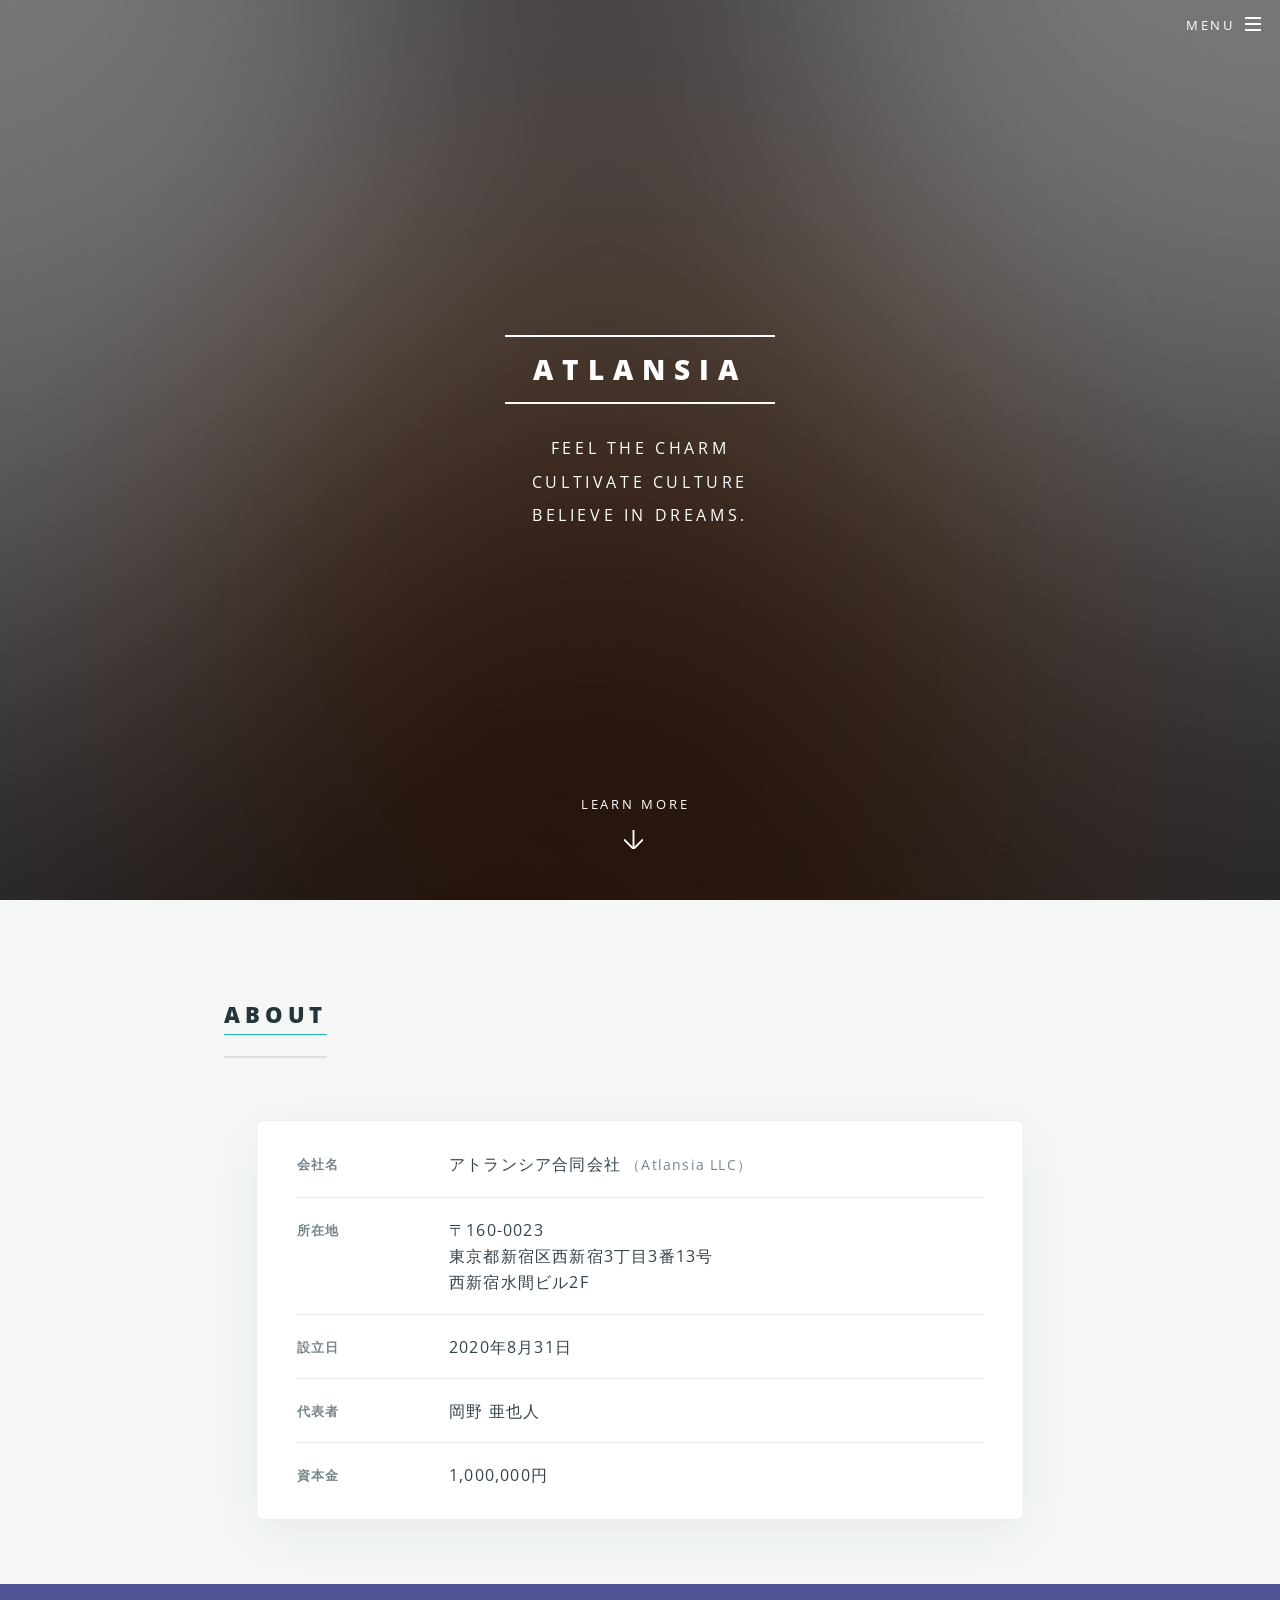
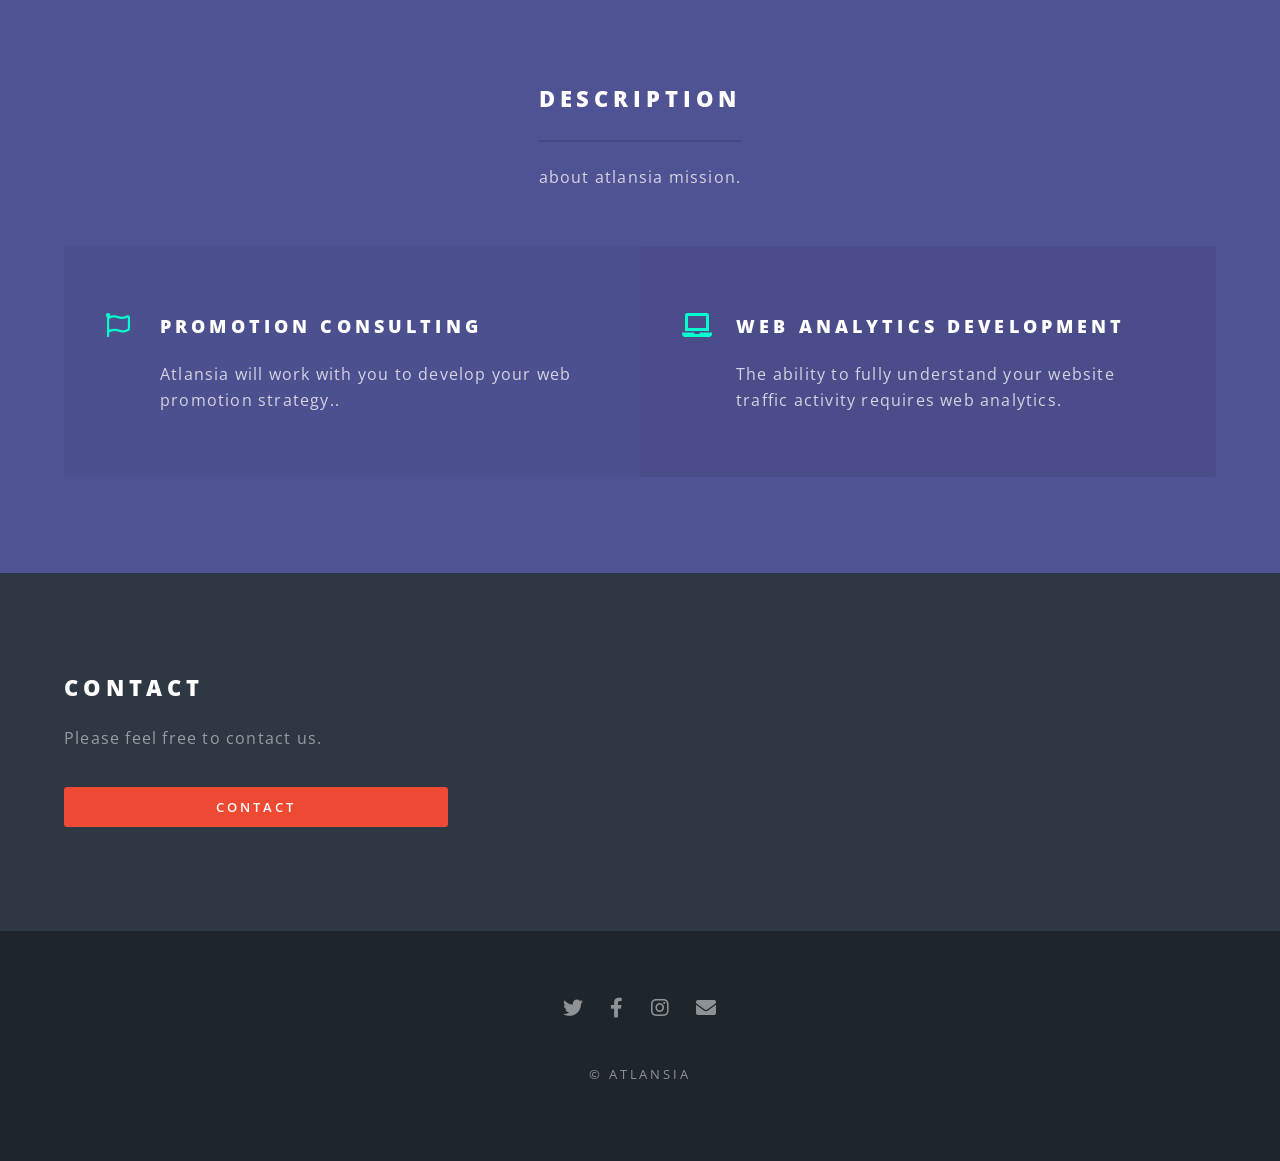
<file: index.html>
<!DOCTYPE HTML>
<html lang="ja">
	<head>
		<!-- Google Tag Manager -->
		<script>(function(w,d,s,l,i){w[l]=w[l]||[];w[l].push({'gtm.start':
		new Date().getTime(),event:'gtm.js'});var f=d.getElementsByTagName(s)[0],
		j=d.createElement(s),dl=l!='dataLayer'?'&l='+l:'';j.async=true;j.src=
		'https://www.googletagmanager.com/gtm.js?id='+i+dl;f.parentNode.insertBefore(j,f);
		})(window,document,'script','dataLayer','GTM-PT48T8D');</script>
		<!-- End Google Tag Manager -->
		<title>atlansia LLC</title>
		<meta charset="utf-8" />
		<meta name="viewport" content="width=device-width, initial-scale=1, user-scalable=no" />
		<link rel="stylesheet" href="assets/css/main.css" />
		<noscript><link rel="stylesheet" href="assets/css/noscript.css" /></noscript>
	</head>
	<body class="landing is-preload">
	<!-- Google Tag Manager (noscript) -->
	<noscript><iframe src="https://www.googletagmanager.com/ns.html?id=GTM-PT48T8D"
	height="0" width="0" style="display:none;visibility:hidden"></iframe></noscript>
	<!-- End Google Tag Manager (noscript) -->
		<!-- Page Wrapper -->
			<div id="page-wrapper">

				<!-- Header -->
					<header id="header" class="alt">
						<h1><a href="index.html">atlansia</a></h1>
						<nav id="nav">
							<ul>
								<li class="special">
									<a href="#menu" class="menuToggle"><span>Menu</span></a>
									<div id="menu">
										<ul>
											<li><a href="index.html">Home</a></li>
											<li><a href="#about" class="more scrolly">about</a></li>
											<li><a href="#description" class="more scrolly">description</a></li>
											<li><a href="#contact" class="more scrolly">contact</a></li>
										</ul>
									</div>
								</li>
							</ul>
						</nav>
					</header>

				<!-- Banner -->
					<section id="banner">
						<div class="inner">
							<h2>atlansia</h2>
							<p>Feel the charm<br />
							Cultivate culture<br />
							Believe in dreams.</p>
						</div>
						<a href="#about" class="more scrolly">Learn More</a>
					</section>

				<!-- about -->
					<section id="about" class="wrapper style5 about">
						<div class="inner">
							<header class="major">
								<h2>about</h2>
							</header>
							<dl class="company-info">
								<div><dt>会社名</dt><dd>アトランシア合同会社 <span>（Atlansia LLC）</span></dd></div>
								<div><dt>所在地</dt><dd>〒160-0023<br />東京都新宿区西新宿3丁目3番13号<br />西新宿水間ビル2F</dd></div>
								<div><dt>設立日</dt><dd>2020年8月31日</dd></div>
								<div><dt>代表者</dt><dd>岡野 亜也人</dd></div>
								<div><dt>資本金</dt><dd>1,000,000円</dd></div>
							</dl>
						</div>
					</section>

				<!-- description -->
					<section id="description" class="wrapper style3 special">
						<div class="inner">
							<header class="major">
								<h2>description</h2>
								<p>about atlansia mission.</p>
							</header>
							<ul class="features">
								<li class="icon fa-flag">
									<h3>Promotion consulting</h3>
									<p>Atlansia will work with you to develop your web promotion strategy..</p>
								</li>
								<li class="icon solid fa-laptop">
									<h3>web analytics development</h3>
									<p>The ability to fully understand your website traffic activity requires web analytics.</p>
								</li>
							</ul>
						</div>
					</section>

				<!-- CTA -->
					<section id="contact" class="wrapper style4">
						<div class="inner">
							<header>
								<h2>contact</h2>
								<p>Please feel free to contact us.</p>
							</header>
							<ul class="actions stacked">
								<li><a href="https://forms.gle/7khKhkYrNtCbFzCx8" class="button fit primary">contact</a></li>
							</ul>
						</div>
					</section>

				<!-- Footer -->
					<footer id="footer">
						<ul class="icons">
							<li><a href="#" class="icon brands fa-twitter"><span class="label">Twitter</span></a></li>
							<li><a href="#" class="icon brands fa-facebook-f"><span class="label">Facebook</span></a></li>
							<li><a href="#" class="icon brands fa-instagram"><span class="label">Instagram</span></a></li>
							<li><a href="#" class="icon solid fa-envelope"><span class="label">Email</span></a></li>
						</ul>
						<ul class="copyright">
							<li>&copy; atlansia</li>
						</ul>
					</footer>

			</div>

		<!-- Scripts -->
			<script src="assets/js/jquery.min.js"></script>
			<script src="assets/js/jquery.scrollex.min.js"></script>
			<script src="assets/js/jquery.scrolly.min.js"></script>
			<script src="assets/js/browser.min.js"></script>
			<script src="assets/js/breakpoints.min.js"></script>
			<script src="assets/js/util.js"></script>
			<script src="assets/js/main.js"></script>

	</body>
</html>
</file>
<file: assets/css/noscript.css>
/* Banner */

	body.is-preload #banner h2 {
		-moz-transform: none;
		-webkit-transform: none;
		-ms-transform: none;
		transform: none;
		opacity: 1;
	}

		body.is-preload #banner h2:before, body.is-preload #banner h2:after {
			width: 100%;
		}

	body.is-preload #banner .more {
		-moz-transform: none;
		-webkit-transform: none;
		-ms-transform: none;
		transform: none;
		opacity: 1;
	}

	body.is-preload #banner:after {
		opacity: 0;
	}
</file>
<file: assets/css/main.css>
@import url(fontawesome-all.min.css);
@import url("https://fonts.googleapis.com/css?family=Open+Sans:400,400italic,600,600italic,800,800italic");

html, body, div, span, applet, object,
iframe, h1, h2, h3, h4, h5, h6, p, blockquote,
pre, a, abbr, acronym, address, big, cite,
code, del, dfn, em, img, ins, kbd, q, s, samp,
small, strike, strong, sub, sup, tt, var, b,
u, i, center, dl, dt, dd, ol, ul, li, fieldset,
form, label, legend, table, caption, tbody,
tfoot, thead, tr, th, td, article, aside,
canvas, details, embed, figure, figcaption,
footer, header, hgroup, menu, nav, output, ruby,
section, summary, time, mark, audio, video {
	margin: 0;
	padding: 0;
	border: 0;
	font-size: 100%;
	font: inherit;
	vertical-align: baseline;}

article, aside, details, figcaption, figure,
footer, header, hgroup, menu, nav, section {
	display: block;}

body {
	line-height: 1;
}

ol, ul {
	list-style: none;
}

blockquote, q {
	quotes: none;
}

	blockquote:before, blockquote:after, q:before, q:after {
		content: '';
		content: none;
	}

table {
	border-collapse: collapse;
	border-spacing: 0;
}

body {
	-webkit-text-size-adjust: none;
}

mark {
	background-color: transparent;
	color: inherit;
}

input::-moz-focus-inner {
	border: 0;
	padding: 0;
}

input, select, textarea {
	-moz-appearance: none;
	-webkit-appearance: none;
	-ms-appearance: none;
	appearance: none;
}

/* Basic */

	@-ms-viewport {
		width: device-width;
	}

	html {
		box-sizing: border-box;
	}

	*, *:before, *:after {
		box-sizing: inherit;
	}

	body {
		background: #2e3842;
	}

		body.is-preload *, body.is-preload *:before, body.is-preload *:after {
			-moz-animation: none !important;
			-webkit-animation: none !important;
			-ms-animation: none !important;
			animation: none !important;
			-moz-transition: none !important;
			-webkit-transition: none !important;
			-ms-transition: none !important;
			transition: none !important;
		}

	body, input, select, textarea {
		color: #fff;
		font-family: "Open Sans", Helvetica, sans-serif;
		font-size: 15pt;
		font-weight: 400;
		letter-spacing: 0.075em;
		line-height: 1.65em;
	}

		@media screen and (max-width: 1680px) {

			body, input, select, textarea {
				font-size: 13pt;
			}

		}

		@media screen and (max-width: 1280px) {

			body, input, select, textarea {
				font-size: 12pt;
			}

		}

		@media screen and (max-width: 736px) {

			body, input, select, textarea {
				font-size: 11pt;
				letter-spacing: 0.0375em;
			}

		}

	a {
		-moz-transition: color 0.2s ease, border-bottom-color 0.2s ease;
		-webkit-transition: color 0.2s ease, border-bottom-color 0.2s ease;
		-ms-transition: color 0.2s ease, border-bottom-color 0.2s ease;
		transition: color 0.2s ease, border-bottom-color 0.2s ease;
		border-bottom: dotted 1px;
		color: inherit;
		text-decoration: none;
	}

		a:hover {
			border-bottom-color: transparent;
		}

	strong, b {
		color: #fff;
		font-weight: 600;
	}

	em, i {
		font-style: italic;
	}

	p {
		margin: 0 0 2em 0;
	}

	h1, h2, h3, h4, h5, h6 {
		color: #fff;
		font-weight: 800;
		letter-spacing: 0.225em;
		line-height: 1em;
		margin: 0 0 1em 0;
		text-transform: uppercase;
	}

		h1 a, h2 a, h3 a, h4 a, h5 a, h6 a {
			color: inherit;
			text-decoration: none;
		}

	h2 {
		font-size: 1.35em;
		line-height: 1.75em;
	}

		@media screen and (max-width: 736px) {

			h2 {
				font-size: 1.1em;
				line-height: 1.65em;
			}

		}

	h3 {
		font-size: 1.15em;
		line-height: 1.75em;
	}

		@media screen and (max-width: 736px) {

			h3 {
				font-size: 1em;
				line-height: 1.65em;
			}

		}

	h4 {
		font-size: 1em;
		line-height: 1.5em;
	}

	h5 {
		font-size: 0.8em;
		line-height: 1.5em;
	}

	h6 {
		font-size: 0.7em;
		line-height: 1.5em;
	}

	sub {
		font-size: 0.8em;
		position: relative;
		top: 0.5em;
	}

	sup {
		font-size: 0.8em;
		position: relative;
		top: -0.5em;
	}

	hr {
		border: 0;
		border-bottom: solid 2px #fff;
		margin: 3em 0;
	}

		hr.major {
			margin: 4.5em 0;
		}

	blockquote {
		border-left: solid 4px #fff;
		font-style: italic;
		margin: 0 0 2em 0;
		padding: 0.5em 0 0.5em 2em;
	}

	code {
		background: rgba(144, 144, 144, 0.25);
		border-radius: 3px;
		font-family: "Courier New", monospace;
		font-size: 0.9em;
		letter-spacing: 0;
		margin: 0 0.25em;
		padding: 0.25em 0.65em;
	}

	pre {
		-webkit-overflow-scrolling: touch;
		font-family: "Courier New", monospace;
		font-size: 0.9em;
		margin: 0 0 2em 0;
	}

		pre code {
			display: block;
			line-height: 1.75em;
			padding: 1em 1.5em;
			overflow-x: auto;
		}

	.align-left {
		text-align: left;
	}

	.align-center {
		text-align: center;
	}

	.align-right {
		text-align: right;
	}

/* Row */

	.row {
		display: flex;
		flex-wrap: wrap;
		box-sizing: border-box;
		align-items: stretch;
	}

		.row > * {
			box-sizing: border-box;
		}

		.row.gtr-uniform > * > :last-child {
			margin-bottom: 0;
		}

		.row.aln-left {
			justify-content: flex-start;
		}

		.row.aln-center {
			justify-content: center;
		}

		.row.aln-right {
			justify-content: flex-end;
		}

		.row.aln-top {
			align-items: flex-start;
		}

		.row.aln-middle {
			align-items: center;
		}

		.row.aln-bottom {
			align-items: flex-end;
		}

		.row > .imp {
			order: -1;
		}

		.row > .col-1 {
			width: 8.33333%;
		}

		.row > .off-1 {
			margin-left: 8.33333%;
		}

		.row > .col-2 {
			width: 16.66667%;
		}

		.row > .off-2 {
			margin-left: 16.66667%;
		}

		.row > .col-3 {
			width: 25%;
		}

		.row > .off-3 {
			margin-left: 25%;
		}

		.row > .col-4 {
			width: 33.33333%;
		}

		.row > .off-4 {
			margin-left: 33.33333%;
		}

		.row > .col-5 {
			width: 41.66667%;
		}

		.row > .off-5 {
			margin-left: 41.66667%;
		}

		.row > .col-6 {
			width: 50%;
		}

		.row > .off-6 {
			margin-left: 50%;
		}

		.row > .col-7 {
			width: 58.33333%;
		}

		.row > .off-7 {
			margin-left: 58.33333%;
		}

		.row > .col-8 {
			width: 66.66667%;
		}

		.row > .off-8 {
			margin-left: 66.66667%;
		}

		.row > .col-9 {
			width: 75%;
		}

		.row > .off-9 {
			margin-left: 75%;
		}

		.row > .col-10 {
			width: 83.33333%;
		}

		.row > .off-10 {
			margin-left: 83.33333%;
		}

		.row > .col-11 {
			width: 91.66667%;
		}

		.row > .off-11 {
			margin-left: 91.66667%;
		}

		.row > .col-12 {
			width: 100%;
		}

		.row > .off-12 {
			margin-left: 100%;
		}

		.row.gtr-0 {
			margin-top: 0;
			margin-left: 0em;
		}

			.row.gtr-0 > * {
				padding: 0 0 0 0em;
			}

			.row.gtr-0.gtr-uniform {
				margin-top: 0em;
			}

				.row.gtr-0.gtr-uniform > * {
					padding-top: 0em;
				}

		.row.gtr-25 {
			margin-top: 0;
			margin-left: -0.375em;
		}

			.row.gtr-25 > * {
				padding: 0 0 0 0.375em;
			}

			.row.gtr-25.gtr-uniform {
				margin-top: -0.375em;
			}

				.row.gtr-25.gtr-uniform > * {
					padding-top: 0.375em;
				}

		.row.gtr-50 {
			margin-top: 0;
			margin-left: -0.75em;
		}

			.row.gtr-50 > * {
				padding: 0 0 0 0.75em;
			}

			.row.gtr-50.gtr-uniform {
				margin-top: -0.75em;
			}

				.row.gtr-50.gtr-uniform > * {
					padding-top: 0.75em;
				}

		.row {
			margin-top: 0;
			margin-left: -1.5em;
		}

			.row > * {
				padding: 0 0 0 1.5em;
			}

			.row.gtr-uniform {
				margin-top: -1.5em;
			}

				.row.gtr-uniform > * {
					padding-top: 1.5em;
				}

		.row.gtr-150 {
			margin-top: 0;
			margin-left: -2.25em;
		}

			.row.gtr-150 > * {
				padding: 0 0 0 2.25em;
			}

			.row.gtr-150.gtr-uniform {
				margin-top: -2.25em;
			}

				.row.gtr-150.gtr-uniform > * {
					padding-top: 2.25em;
				}

		.row.gtr-200 {
			margin-top: 0;
			margin-left: -3em;
		}

			.row.gtr-200 > * {
				padding: 0 0 0 3em;
			}

			.row.gtr-200.gtr-uniform {
				margin-top: -3em;
			}

				.row.gtr-200.gtr-uniform > * {
					padding-top: 3em;
				}

		@media screen and (max-width: 1680px) {

			.row {
				display: flex;
				flex-wrap: wrap;
				box-sizing: border-box;
				align-items: stretch;
			}

				.row > * {
					box-sizing: border-box;
				}

				.row.gtr-uniform > * > :last-child {
					margin-bottom: 0;
				}

				.row.aln-left {
					justify-content: flex-start;
				}

				.row.aln-center {
					justify-content: center;
				}

				.row.aln-right {
					justify-content: flex-end;
				}

				.row.aln-top {
					align-items: flex-start;
				}

				.row.aln-middle {
					align-items: center;
				}

				.row.aln-bottom {
					align-items: flex-end;
				}

				.row > .imp-xlarge {
					order: -1;
				}

				.row > .col-1-xlarge {
					width: 8.33333%;
				}

				.row > .off-1-xlarge {
					margin-left: 8.33333%;
				}

				.row > .col-2-xlarge {
					width: 16.66667%;
				}

				.row > .off-2-xlarge {
					margin-left: 16.66667%;
				}

				.row > .col-3-xlarge {
					width: 25%;
				}

				.row > .off-3-xlarge {
					margin-left: 25%;
				}

				.row > .col-4-xlarge {
					width: 33.33333%;
				}

				.row > .off-4-xlarge {
					margin-left: 33.33333%;
				}

				.row > .col-5-xlarge {
					width: 41.66667%;
				}

				.row > .off-5-xlarge {
					margin-left: 41.66667%;
				}

				.row > .col-6-xlarge {
					width: 50%;
				}

				.row > .off-6-xlarge {
					margin-left: 50%;
				}

				.row > .col-7-xlarge {
					width: 58.33333%;
				}

				.row > .off-7-xlarge {
					margin-left: 58.33333%;
				}

				.row > .col-8-xlarge {
					width: 66.66667%;
				}

				.row > .off-8-xlarge {
					margin-left: 66.66667%;
				}

				.row > .col-9-xlarge {
					width: 75%;
				}

				.row > .off-9-xlarge {
					margin-left: 75%;
				}

				.row > .col-10-xlarge {
					width: 83.33333%;
				}

				.row > .off-10-xlarge {
					margin-left: 83.33333%;
				}

				.row > .col-11-xlarge {
					width: 91.66667%;
				}

				.row > .off-11-xlarge {
					margin-left: 91.66667%;
				}

				.row > .col-12-xlarge {
					width: 100%;
				}

				.row > .off-12-xlarge {
					margin-left: 100%;
				}

				.row.gtr-0 {
					margin-top: 0;
					margin-left: 0em;
				}

					.row.gtr-0 > * {
						padding: 0 0 0 0em;
					}

					.row.gtr-0.gtr-uniform {
						margin-top: 0em;
					}

						.row.gtr-0.gtr-uniform > * {
							padding-top: 0em;
						}

				.row.gtr-25 {
					margin-top: 0;
					margin-left: -0.375em;
				}

					.row.gtr-25 > * {
						padding: 0 0 0 0.375em;
					}

					.row.gtr-25.gtr-uniform {
						margin-top: -0.375em;
					}

						.row.gtr-25.gtr-uniform > * {
							padding-top: 0.375em;
						}

				.row.gtr-50 {
					margin-top: 0;
					margin-left: -0.75em;
				}

					.row.gtr-50 > * {
						padding: 0 0 0 0.75em;
					}

					.row.gtr-50.gtr-uniform {
						margin-top: -0.75em;
					}

						.row.gtr-50.gtr-uniform > * {
							padding-top: 0.75em;
						}

				.row {
					margin-top: 0;
					margin-left: -1.5em;
				}

					.row > * {
						padding: 0 0 0 1.5em;
					}

					.row.gtr-uniform {
						margin-top: -1.5em;
					}

						.row.gtr-uniform > * {
							padding-top: 1.5em;
						}

				.row.gtr-150 {
					margin-top: 0;
					margin-left: -2.25em;
				}

					.row.gtr-150 > * {
						padding: 0 0 0 2.25em;
					}

					.row.gtr-150.gtr-uniform {
						margin-top: -2.25em;
					}

						.row.gtr-150.gtr-uniform > * {
							padding-top: 2.25em;
						}

				.row.gtr-200 {
					margin-top: 0;
					margin-left: -3em;
				}

					.row.gtr-200 > * {
						padding: 0 0 0 3em;
					}

					.row.gtr-200.gtr-uniform {
						margin-top: -3em;
					}

						.row.gtr-200.gtr-uniform > * {
							padding-top: 3em;
						}

		}

		@media screen and (max-width: 1280px) {

			.row {
				display: flex;
				flex-wrap: wrap;
				box-sizing: border-box;
				align-items: stretch;
			}

				.row > * {
					box-sizing: border-box;
				}

				.row.gtr-uniform > * > :last-child {
					margin-bottom: 0;
				}

				.row.aln-left {
					justify-content: flex-start;
				}

				.row.aln-center {
					justify-content: center;
				}

				.row.aln-right {
					justify-content: flex-end;
				}

				.row.aln-top {
					align-items: flex-start;
				}

				.row.aln-middle {
					align-items: center;
				}

				.row.aln-bottom {
					align-items: flex-end;
				}

				.row > .imp-large {
					order: -1;
				}

				.row > .col-1-large {
					width: 8.33333%;
				}

				.row > .off-1-large {
					margin-left: 8.33333%;
				}

				.row > .col-2-large {
					width: 16.66667%;
				}

				.row > .off-2-large {
					margin-left: 16.66667%;
				}

				.row > .col-3-large {
					width: 25%;
				}

				.row > .off-3-large {
					margin-left: 25%;
				}

				.row > .col-4-large {
					width: 33.33333%;
				}

				.row > .off-4-large {
					margin-left: 33.33333%;
				}

				.row > .col-5-large {
					width: 41.66667%;
				}

				.row > .off-5-large {
					margin-left: 41.66667%;
				}

				.row > .col-6-large {
					width: 50%;
				}

				.row > .off-6-large {
					margin-left: 50%;
				}

				.row > .col-7-large {
					width: 58.33333%;
				}

				.row > .off-7-large {
					margin-left: 58.33333%;
				}

				.row > .col-8-large {
					width: 66.66667%;
				}

				.row > .off-8-large {
					margin-left: 66.66667%;
				}

				.row > .col-9-large {
					width: 75%;
				}

				.row > .off-9-large {
					margin-left: 75%;
				}

				.row > .col-10-large {
					width: 83.33333%;
				}

				.row > .off-10-large {
					margin-left: 83.33333%;
				}

				.row > .col-11-large {
					width: 91.66667%;
				}

				.row > .off-11-large {
					margin-left: 91.66667%;
				}

				.row > .col-12-large {
					width: 100%;
				}

				.row > .off-12-large {
					margin-left: 100%;
				}

				.row.gtr-0 {
					margin-top: 0;
					margin-left: 0em;
				}

					.row.gtr-0 > * {
						padding: 0 0 0 0em;
					}

					.row.gtr-0.gtr-uniform {
						margin-top: 0em;
					}

						.row.gtr-0.gtr-uniform > * {
							padding-top: 0em;
						}

				.row.gtr-25 {
					margin-top: 0;
					margin-left: -0.375em;
				}

					.row.gtr-25 > * {
						padding: 0 0 0 0.375em;
					}

					.row.gtr-25.gtr-uniform {
						margin-top: -0.375em;
					}

						.row.gtr-25.gtr-uniform > * {
							padding-top: 0.375em;
						}

				.row.gtr-50 {
					margin-top: 0;
					margin-left: -0.75em;
				}

					.row.gtr-50 > * {
						padding: 0 0 0 0.75em;
					}

					.row.gtr-50.gtr-uniform {
						margin-top: -0.75em;
					}

						.row.gtr-50.gtr-uniform > * {
							padding-top: 0.75em;
						}

				.row {
					margin-top: 0;
					margin-left: -1.5em;
				}

					.row > * {
						padding: 0 0 0 1.5em;
					}

					.row.gtr-uniform {
						margin-top: -1.5em;
					}

						.row.gtr-uniform > * {
							padding-top: 1.5em;
						}

				.row.gtr-150 {
					margin-top: 0;
					margin-left: -2.25em;
				}

					.row.gtr-150 > * {
						padding: 0 0 0 2.25em;
					}

					.row.gtr-150.gtr-uniform {
						margin-top: -2.25em;
					}

						.row.gtr-150.gtr-uniform > * {
							padding-top: 2.25em;
						}

				.row.gtr-200 {
					margin-top: 0;
					margin-left: -3em;
				}

					.row.gtr-200 > * {
						padding: 0 0 0 3em;
					}

					.row.gtr-200.gtr-uniform {
						margin-top: -3em;
					}

						.row.gtr-200.gtr-uniform > * {
							padding-top: 3em;
						}

		}

		@media screen and (max-width: 980px) {

			.row {
				display: flex;
				flex-wrap: wrap;
				box-sizing: border-box;
				align-items: stretch;
			}

				.row > * {
					box-sizing: border-box;
				}

				.row.gtr-uniform > * > :last-child {
					margin-bottom: 0;
				}

				.row.aln-left {
					justify-content: flex-start;
				}

				.row.aln-center {
					justify-content: center;
				}

				.row.aln-right {
					justify-content: flex-end;
				}

				.row.aln-top {
					align-items: flex-start;
				}

				.row.aln-middle {
					align-items: center;
				}

				.row.aln-bottom {
					align-items: flex-end;
				}

				.row > .imp-medium {
					order: -1;
				}

				.row > .col-1-medium {
					width: 8.33333%;
				}

				.row > .off-1-medium {
					margin-left: 8.33333%;
				}

				.row > .col-2-medium {
					width: 16.66667%;
				}

				.row > .off-2-medium {
					margin-left: 16.66667%;
				}

				.row > .col-3-medium {
					width: 25%;
				}

				.row > .off-3-medium {
					margin-left: 25%;
				}

				.row > .col-4-medium {
					width: 33.33333%;
				}

				.row > .off-4-medium {
					margin-left: 33.33333%;
				}

				.row > .col-5-medium {
					width: 41.66667%;
				}

				.row > .off-5-medium {
					margin-left: 41.66667%;
				}

				.row > .col-6-medium {
					width: 50%;
				}

				.row > .off-6-medium {
					margin-left: 50%;
				}

				.row > .col-7-medium {
					width: 58.33333%;
				}

				.row > .off-7-medium {
					margin-left: 58.33333%;
				}

				.row > .col-8-medium {
					width: 66.66667%;
				}

				.row > .off-8-medium {
					margin-left: 66.66667%;
				}

				.row > .col-9-medium {
					width: 75%;
				}

				.row > .off-9-medium {
					margin-left: 75%;
				}

				.row > .col-10-medium {
					width: 83.33333%;
				}

				.row > .off-10-medium {
					margin-left: 83.33333%;
				}

				.row > .col-11-medium {
					width: 91.66667%;
				}

				.row > .off-11-medium {
					margin-left: 91.66667%;
				}

				.row > .col-12-medium {
					width: 100%;
				}

				.row > .off-12-medium {
					margin-left: 100%;
				}

				.row.gtr-0 {
					margin-top: 0;
					margin-left: 0em;
				}

					.row.gtr-0 > * {
						padding: 0 0 0 0em;
					}

					.row.gtr-0.gtr-uniform {
						margin-top: 0em;
					}

						.row.gtr-0.gtr-uniform > * {
							padding-top: 0em;
						}

				.row.gtr-25 {
					margin-top: 0;
					margin-left: -0.375em;
				}

					.row.gtr-25 > * {
						padding: 0 0 0 0.375em;
					}

					.row.gtr-25.gtr-uniform {
						margin-top: -0.375em;
					}

						.row.gtr-25.gtr-uniform > * {
							padding-top: 0.375em;
						}

				.row.gtr-50 {
					margin-top: 0;
					margin-left: -0.75em;
				}

					.row.gtr-50 > * {
						padding: 0 0 0 0.75em;
					}

					.row.gtr-50.gtr-uniform {
						margin-top: -0.75em;
					}

						.row.gtr-50.gtr-uniform > * {
							padding-top: 0.75em;
						}

				.row {
					margin-top: 0;
					margin-left: -1.5em;
				}

					.row > * {
						padding: 0 0 0 1.5em;
					}

					.row.gtr-uniform {
						margin-top: -1.5em;
					}

						.row.gtr-uniform > * {
							padding-top: 1.5em;
						}

				.row.gtr-150 {
					margin-top: 0;
					margin-left: -2.25em;
				}

					.row.gtr-150 > * {
						padding: 0 0 0 2.25em;
					}

					.row.gtr-150.gtr-uniform {
						margin-top: -2.25em;
					}

						.row.gtr-150.gtr-uniform > * {
							padding-top: 2.25em;
						}

				.row.gtr-200 {
					margin-top: 0;
					margin-left: -3em;
				}

					.row.gtr-200 > * {
						padding: 0 0 0 3em;
					}

					.row.gtr-200.gtr-uniform {
						margin-top: -3em;
					}

						.row.gtr-200.gtr-uniform > * {
							padding-top: 3em;
						}

		}

/* Atlansia refinements */

body, input, select, textarea {
	font-family: 'Open Sans', 'Hiragino Kaku Gothic ProN', 'Hiragino Sans', Meiryo, sans-serif;
}

#header h1 a {
	letter-spacing: 0.2em;
}

#banner h2 {
	letter-spacing: 0.32em;
}

#banner p {
	line-height: 2.1;
}

.about {
	background: #f5f7f7;
	color: #34434b;
}

.about .inner {
	max-width: 52em;
}

.about header.major {
	margin-bottom: 2.5em;
}

.about header.major h2 {
	color: #26343c;
}

.about header.major h2:after {
	background-color: #21b2a6;
}

.company-info {
	background: #fff;
	border: 1px solid rgba(38, 52, 60, 0.08);
	border-radius: 0.5em;
	box-shadow: 0 1em 3em rgba(38, 52, 60, 0.06);
	margin: 0 auto;
	max-width: 48em;
	padding: 0.75em 2.5em;
	text-align: left;
}

.company-info > div {
	border-bottom: 1px solid #e8eded;
	display: grid;
	gap: 1.5em;
	grid-template-columns: 8em 1fr;
	padding: 1.15em 0;
}

.company-info > div:last-child {
	border-bottom: 0;
}

.company-info dt {
	color: #77858b;
	font-size: 0.82em;
	font-weight: 600;
	letter-spacing: 0.08em;
}

.company-info dd {
	color: #34434b;
	margin: 0;
}

.company-info dd span {
	color: #77858b;
	font-size: 0.9em;
}

#footer {
	padding: 4em 0 3em;
}

@media screen and (max-width: 600px) {
	.company-info {
		padding: 0.5em 1.25em;
	}

	.company-info > div {
		gap: 0.25em;
		grid-template-columns: 1fr;
		padding: 1em 0;
	}
}

		@media screen and (max-width: 736px) {

			.row {
				display: flex;
				flex-wrap: wrap;
				box-sizing: border-box;
				align-items: stretch;
			}

				.row > * {
					box-sizing: border-box;
				}

				.row.gtr-uniform > * > :last-child {
					margin-bottom: 0;
				}

				.row.aln-left {
					justify-content: flex-start;
				}

				.row.aln-center {
					justify-content: center;
				}

				.row.aln-right {
					justify-content: flex-end;
				}

				.row.aln-top {
					align-items: flex-start;
				}

				.row.aln-middle {
					align-items: center;
				}

				.row.aln-bottom {
					align-items: flex-end;
				}

				.row > .imp-small {
					order: -1;
				}

				.row > .col-1-small {
					width: 8.33333%;
				}

				.row > .off-1-small {
					margin-left: 8.33333%;
				}

				.row > .col-2-small {
					width: 16.66667%;
				}

				.row > .off-2-small {
					margin-left: 16.66667%;
				}

				.row > .col-3-small {
					width: 25%;
				}

				.row > .off-3-small {
					margin-left: 25%;
				}

				.row > .col-4-small {
					width: 33.33333%;
				}

				.row > .off-4-small {
					margin-left: 33.33333%;
				}

				.row > .col-5-small {
					width: 41.66667%;
				}

				.row > .off-5-small {
					margin-left: 41.66667%;
				}

				.row > .col-6-small {
					width: 50%;
				}

				.row > .off-6-small {
					margin-left: 50%;
				}

				.row > .col-7-small {
					width: 58.33333%;
				}

				.row > .off-7-small {
					margin-left: 58.33333%;
				}

				.row > .col-8-small {
					width: 66.66667%;
				}

				.row > .off-8-small {
					margin-left: 66.66667%;
				}

				.row > .col-9-small {
					width: 75%;
				}

				.row > .off-9-small {
					margin-left: 75%;
				}

				.row > .col-10-small {
					width: 83.33333%;
				}

				.row > .off-10-small {
					margin-left: 83.33333%;
				}

				.row > .col-11-small {
					width: 91.66667%;
				}

				.row > .off-11-small {
					margin-left: 91.66667%;
				}

				.row > .col-12-small {
					width: 100%;
				}

				.row > .off-12-small {
					margin-left: 100%;
				}

				.row.gtr-0 {
					margin-top: 0;
					margin-left: 0em;
				}

					.row.gtr-0 > * {
						padding: 0 0 0 0em;
					}

					.row.gtr-0.gtr-uniform {
						margin-top: 0em;
					}

						.row.gtr-0.gtr-uniform > * {
							padding-top: 0em;
						}

				.row.gtr-25 {
					margin-top: 0;
					margin-left: -0.375em;
				}

					.row.gtr-25 > * {
						padding: 0 0 0 0.375em;
					}

					.row.gtr-25.gtr-uniform {
						margin-top: -0.375em;
					}

						.row.gtr-25.gtr-uniform > * {
							padding-top: 0.375em;
						}

				.row.gtr-50 {
					margin-top: 0;
					margin-left: -0.75em;
				}

					.row.gtr-50 > * {
						padding: 0 0 0 0.75em;
					}

					.row.gtr-50.gtr-uniform {
						margin-top: -0.75em;
					}

						.row.gtr-50.gtr-uniform > * {
							padding-top: 0.75em;
						}

				.row {
					margin-top: 0;
					margin-left: -1.5em;
				}

					.row > * {
						padding: 0 0 0 1.5em;
					}

					.row.gtr-uniform {
						margin-top: -1.5em;
					}

						.row.gtr-uniform > * {
							padding-top: 1.5em;
						}

				.row.gtr-150 {
					margin-top: 0;
					margin-left: -2.25em;
				}

					.row.gtr-150 > * {
						padding: 0 0 0 2.25em;
					}

					.row.gtr-150.gtr-uniform {
						margin-top: -2.25em;
					}

						.row.gtr-150.gtr-uniform > * {
							padding-top: 2.25em;
						}

				.row.gtr-200 {
					margin-top: 0;
					margin-left: -3em;
				}

					.row.gtr-200 > * {
						padding: 0 0 0 3em;
					}

					.row.gtr-200.gtr-uniform {
						margin-top: -3em;
					}

						.row.gtr-200.gtr-uniform > * {
							padding-top: 3em;
						}

		}

		@media screen and (max-width: 480px) {

			.row {
				display: flex;
				flex-wrap: wrap;
				box-sizing: border-box;
				align-items: stretch;
			}

				.row > * {
					box-sizing: border-box;
				}

				.row.gtr-uniform > * > :last-child {
					margin-bottom: 0;
				}

				.row.aln-left {
					justify-content: flex-start;
				}

				.row.aln-center {
					justify-content: center;
				}

				.row.aln-right {
					justify-content: flex-end;
				}

				.row.aln-top {
					align-items: flex-start;
				}

				.row.aln-middle {
					align-items: center;
				}

				.row.aln-bottom {
					align-items: flex-end;
				}

				.row > .imp-xsmall {
					order: -1;
				}

				.row > .col-1-xsmall {
					width: 8.33333%;
				}

				.row > .off-1-xsmall {
					margin-left: 8.33333%;
				}

				.row > .col-2-xsmall {
					width: 16.66667%;
				}

				.row > .off-2-xsmall {
					margin-left: 16.66667%;
				}

				.row > .col-3-xsmall {
					width: 25%;
				}

				.row > .off-3-xsmall {
					margin-left: 25%;
				}

				.row > .col-4-xsmall {
					width: 33.33333%;
				}

				.row > .off-4-xsmall {
					margin-left: 33.33333%;
				}

				.row > .col-5-xsmall {
					width: 41.66667%;
				}

				.row > .off-5-xsmall {
					margin-left: 41.66667%;
				}

				.row > .col-6-xsmall {
					width: 50%;
				}

				.row > .off-6-xsmall {
					margin-left: 50%;
				}

				.row > .col-7-xsmall {
					width: 58.33333%;
				}

				.row > .off-7-xsmall {
					margin-left: 58.33333%;
				}

				.row > .col-8-xsmall {
					width: 66.66667%;
				}

				.row > .off-8-xsmall {
					margin-left: 66.66667%;
				}

				.row > .col-9-xsmall {
					width: 75%;
				}

				.row > .off-9-xsmall {
					margin-left: 75%;
				}

				.row > .col-10-xsmall {
					width: 83.33333%;
				}

				.row > .off-10-xsmall {
					margin-left: 83.33333%;
				}

				.row > .col-11-xsmall {
					width: 91.66667%;
				}

				.row > .off-11-xsmall {
					margin-left: 91.66667%;
				}

				.row > .col-12-xsmall {
					width: 100%;
				}

				.row > .off-12-xsmall {
					margin-left: 100%;
				}

				.row.gtr-0 {
					margin-top: 0;
					margin-left: 0em;
				}

					.row.gtr-0 > * {
						padding: 0 0 0 0em;
					}

					.row.gtr-0.gtr-uniform {
						margin-top: 0em;
					}

						.row.gtr-0.gtr-uniform > * {
							padding-top: 0em;
						}

				.row.gtr-25 {
					margin-top: 0;
					margin-left: -0.375em;
				}

					.row.gtr-25 > * {
						padding: 0 0 0 0.375em;
					}

					.row.gtr-25.gtr-uniform {
						margin-top: -0.375em;
					}

						.row.gtr-25.gtr-uniform > * {
							padding-top: 0.375em;
						}

				.row.gtr-50 {
					margin-top: 0;
					margin-left: -0.75em;
				}

					.row.gtr-50 > * {
						padding: 0 0 0 0.75em;
					}

					.row.gtr-50.gtr-uniform {
						margin-top: -0.75em;
					}

						.row.gtr-50.gtr-uniform > * {
							padding-top: 0.75em;
						}

				.row {
					margin-top: 0;
					margin-left: -1.5em;
				}

					.row > * {
						padding: 0 0 0 1.5em;
					}

					.row.gtr-uniform {
						margin-top: -1.5em;
					}

						.row.gtr-uniform > * {
							padding-top: 1.5em;
						}

				.row.gtr-150 {
					margin-top: 0;
					margin-left: -2.25em;
				}

					.row.gtr-150 > * {
						padding: 0 0 0 2.25em;
					}

					.row.gtr-150.gtr-uniform {
						margin-top: -2.25em;
					}

						.row.gtr-150.gtr-uniform > * {
							padding-top: 2.25em;
						}

				.row.gtr-200 {
					margin-top: 0;
					margin-left: -3em;
				}

					.row.gtr-200 > * {
						padding: 0 0 0 3em;
					}

					.row.gtr-200.gtr-uniform {
						margin-top: -3em;
					}

						.row.gtr-200.gtr-uniform > * {
							padding-top: 3em;
						}

		}

/* Section/Article */

	section.special, article.special {
		text-align: center;
	}

	header p {
		color: rgba(255, 255, 255, 0.5);
		position: relative;
		top: -0.25em;
	}

	header h3 + p {
		font-size: 1.1em;
	}

	header h4 + p,
	header h5 + p,
	header h6 + p {
		font-size: 0.9em;
	}

	header.major {
		margin: 0 0 3.5em 0;
	}

		header.major h2, header.major h3, header.major h4, header.major h5, header.major h6 {
			border-bottom: solid 2px #fff;
			display: inline-block;
			padding-bottom: 1em;
			position: relative;
		}

			header.major h2:after, header.major h3:after, header.major h4:after, header.major h5:after, header.major h6:after {
				content: '';
				display: block;
				height: 1px;
			}

		header.major p {
			color: #fff;
			top: 0;
		}

		@media screen and (max-width: 736px) {

			header.major {
				margin: 0 0 2em 0;
			}

		}

	@media screen and (max-width: 980px) {

		header br {
			display: none;
		}

	}

/* Form */

	form {
		margin: 0 0 2em 0;
	}

	label {
		color: #fff;
		display: block;
		font-size: 0.9em;
		font-weight: 600;
		margin: 0 0 1em 0;
	}

	input[type="text"],
	input[type="password"],
	input[type="email"],
	select,
	textarea {
		-moz-appearance: none;
		-webkit-appearance: none;
		-ms-appearance: none;
		appearance: none;
		background-color: rgba(144, 144, 144, 0.25);
		border-radius: 3px;
		border: none;
		color: inherit;
		display: block;
		outline: 0;
		padding: 0 1em;
		text-decoration: none;
		width: 100%;
	}

		input[type="text"]:invalid,
		input[type="password"]:invalid,
		input[type="email"]:invalid,
		select:invalid,
		textarea:invalid {
			box-shadow: none;
		}

		input[type="text"]:focus,
		input[type="password"]:focus,
		input[type="email"]:focus,
		select:focus,
		textarea:focus {
			box-shadow: 0 0 0 2px #21b2a6;
		}

	select {
		background-size: 1.25em;
		background-repeat: no-repeat;
		background-position: calc(100% - 1em) center;
		height: 2.75em;
		padding-right: 2.75em;
		text-overflow: ellipsis;
	}

		select:focus::-ms-value {
			background-color: transparent;
		}

		select::-ms-expand {
			display: none;
		}

	input[type="text"],
	input[type="password"],
	input[type="email"],
	select {
		height: 2.75em;
	}

	textarea {
		padding: 0.75em 1em;
	}

	input[type="checkbox"],
	input[type="radio"] {
		-moz-appearance: none;
		-webkit-appearance: none;
		-ms-appearance: none;
		appearance: none;
		display: block;
		float: left;
		margin-right: -2em;
		opacity: 0;
		width: 1em;
		z-index: -1;
	}

		input[type="checkbox"] + label,
		input[type="radio"] + label {
			text-decoration: none;
			color: #fff;
			cursor: pointer;
			display: inline-block;
			font-size: 1em;
			font-weight: 400;
			padding-left: 2.4em;
			padding-right: 0.75em;
			position: relative;
		}

			input[type="checkbox"] + label:before,
			input[type="radio"] + label:before {
				-moz-osx-font-smoothing: grayscale;
				-webkit-font-smoothing: antialiased;
				display: inline-block;
				font-style: normal;
				font-variant: normal;
				text-rendering: auto;
				line-height: 1;
				text-transform: none !important;
				font-family: 'Font Awesome 5 Free';
				font-weight: 900;
			}

			input[type="checkbox"] + label:before,
			input[type="radio"] + label:before {
				background: rgba(144, 144, 144, 0.25);
				border-radius: 3px;
				content: '';
				display: inline-block;
				font-size: 0.8em;
				height: 2.0625em;
				left: 0;
				line-height: 2.0625em;
				position: absolute;
				text-align: center;
				top: 0;
				width: 2.0625em;
			}

		input[type="checkbox"]:checked + label:before,
		input[type="radio"]:checked + label:before {
			background: #2e3842;
			color: #fff;
			content: '\f00c';
		}

		input[type="checkbox"]:focus + label:before,
		input[type="radio"]:focus + label:before {
			box-shadow: 0 0 0 2px #21b2a6;
		}

	input[type="checkbox"] + label:before {
		border-radius: 3px;
	}

	input[type="radio"] + label:before {
		border-radius: 100%;
	}

	::-webkit-input-placeholder {
		color: rgba(255, 255, 255, 0.5) !important;
		opacity: 1.0;
	}

	:-moz-placeholder {
		color: rgba(255, 255, 255, 0.5) !important;
		opacity: 1.0;
	}

	::-moz-placeholder {
		color: rgba(255, 255, 255, 0.5) !important;
		opacity: 1.0;
	}

	:-ms-input-placeholder {
		color: rgba(255, 255, 255, 0.5) !important;
		opacity: 1.0;
	}

/* Box */

	.box {
		border-radius: 3px;
		border: solid 2px #fff;
		margin-bottom: 2em;
		padding: 1.5em;
	}

		.box > :last-child,
		.box > :last-child > :last-child,
		.box > :last-child > :last-child > :last-child {
			margin-bottom: 0;
		}

		.box.alt {
			border: 0;
			border-radius: 0;
			padding: 0;
		}

/* Icon */

	.icon {
		text-decoration: none;
		border-bottom: none;
		position: relative;
	}

		.icon:before {
			-moz-osx-font-smoothing: grayscale;
			-webkit-font-smoothing: antialiased;
			display: inline-block;
			font-style: normal;
			font-variant: normal;
			text-rendering: auto;
			line-height: 1;
			text-transform: none !important;
			font-family: 'Font Awesome 5 Free';
			font-weight: 400;
		}

		.icon > .label {
			display: none;
		}

		.icon:before {
			line-height: inherit;
		}

		.icon.solid:before {
			font-weight: 900;
		}

		.icon.brands:before {
			font-family: 'Font Awesome 5 Brands';
		}

		.icon.major {
			-moz-transform: rotate(-45deg);
			-webkit-transform: rotate(-45deg);
			-ms-transform: rotate(-45deg);
			transform: rotate(-45deg);
			border-radius: 3px;
			border: solid 2px #fff;
			display: inline-block;
			font-size: 1.35em;
			height: calc(3em + 2px);
			line-height: 3em;
			text-align: center;
			width: calc(3em + 2px);
		}

			.icon.major:before {
				-moz-transform: rotate(45deg);
				-webkit-transform: rotate(45deg);
				-ms-transform: rotate(45deg);
				transform: rotate(45deg);
				display: inline-block;
				font-size: 1.5em;
			}

			@media screen and (max-width: 736px) {

				.icon.major {
					font-size: 1em;
				}

			}

		.icon.style1 {
			color: #00ffcc;
		}

		.icon.style2 {
			color: #00f0ff;
		}

		.icon.style3 {
			color: #76ddff;
		}

/* Image */

	.image {
		border-radius: 3px;
		border: 0;
		display: inline-block;
		position: relative;
	}

		.image img {
			border-radius: 3px;
			display: block;
		}

		.image.left {
			float: left;
			margin: 0 2em 2em 0;
			top: 0.25em;
		}

		.image.right {
			float: right;
			margin: 0 0 2em 2em;
			top: 0.25em;
		}

		.image.left, .image.right {
			max-width: 40%;
		}

			.image.left img, .image.right img {
				width: 100%;
			}

		.image.fit {
			display: block;
			margin: 0 0 2em 0;
			width: 100%;
		}

			.image.fit img {
				width: 100%;
			}

/* List */

	ol {
		list-style: decimal;
		margin: 0 0 2em 0;
		padding-left: 1.25em;
	}

		ol li {
			padding-left: 0.25em;
		}

	ul {
		list-style: disc;
		margin: 0 0 2em 0;
		padding-left: 1em;
	}

		ul li {
			padding-left: 0.5em;
		}

		ul.alt {
			list-style: none;
			padding-left: 0;
		}

			ul.alt li {
				border-top: solid 1px #fff;
				padding: 0.5em 0;
			}

				ul.alt li:first-child {
					border-top: 0;
					padding-top: 0;
				}

	dl {
		margin: 0 0 2em 0;
	}

/* Actions */

	ul.actions {
		display: -moz-flex;
		display: -webkit-flex;
		display: -ms-flex;
		display: flex;
		cursor: default;
		list-style: none;
		margin-left: -1em;
		padding-left: 0;
	}

		ul.actions li {
			padding: 0 0 0 1em;
			vertical-align: middle;
		}

		ul.actions.special {
			-moz-justify-content: center;
			-webkit-justify-content: center;
			-ms-justify-content: center;
			justify-content: center;
			width: 100%;
			margin-left: 0;
		}

			ul.actions.special li:first-child {
				padding-left: 0;
			}

		ul.actions.stacked {
			-moz-flex-direction: column;
			-webkit-flex-direction: column;
			-ms-flex-direction: column;
			flex-direction: column;
			margin-left: 0;
		}

			ul.actions.stacked li {
				padding: 1em 0 0 0;
			}

				ul.actions.stacked li:first-child {
					padding-top: 0;
				}

		ul.actions.fit {
			width: calc(100% + 1em);
		}

			ul.actions.fit li {
				-moz-flex-grow: 1;
				-webkit-flex-grow: 1;
				-ms-flex-grow: 1;
				flex-grow: 1;
				-moz-flex-shrink: 1;
				-webkit-flex-shrink: 1;
				-ms-flex-shrink: 1;
				flex-shrink: 1;
				width: 100%;
			}

				ul.actions.fit li > * {
					width: 100%;
				}

			ul.actions.fit.stacked {
				width: 100%;
			}

		@media screen and (max-width: 480px) {

			ul.actions:not(.fixed) {
				-moz-flex-direction: column;
				-webkit-flex-direction: column;
				-ms-flex-direction: column;
				flex-direction: column;
				margin-left: 0;
				width: 100% !important;
			}

				ul.actions:not(.fixed) li {
					-moz-flex-grow: 1;
					-webkit-flex-grow: 1;
					-ms-flex-grow: 1;
					flex-grow: 1;
					-moz-flex-shrink: 1;
					-webkit-flex-shrink: 1;
					-ms-flex-shrink: 1;
					flex-shrink: 1;
					padding: 1em 0 0 0;
					text-align: center;
					width: 100%;
				}

					ul.actions:not(.fixed) li > * {
						width: 100%;
					}

					ul.actions:not(.fixed) li:first-child {
						padding-top: 0;
					}

					ul.actions:not(.fixed) li input[type="submit"],
					ul.actions:not(.fixed) li input[type="reset"],
					ul.actions:not(.fixed) li input[type="button"],
					ul.actions:not(.fixed) li button,
					ul.actions:not(.fixed) li .button {
						width: 100%;
					}

						ul.actions:not(.fixed) li input[type="submit"].icon:before,
						ul.actions:not(.fixed) li input[type="reset"].icon:before,
						ul.actions:not(.fixed) li input[type="button"].icon:before,
						ul.actions:not(.fixed) li button.icon:before,
						ul.actions:not(.fixed) li .button.icon:before {
							margin-left: -0.5em;
						}

		}

/* Icons */

	ul.icons {
		cursor: default;
		list-style: none;
		padding-left: 0;
	}

		ul.icons li {
			display: inline-block;
			padding: 0 1em 0 0;
		}

			ul.icons li:last-child {
				padding-right: 0 !important;
			}

		ul.icons.major {
			padding: 1em 0;
		}

			ul.icons.major li {
				padding-right: 3.5em;
			}

				@media screen and (max-width: 736px) {

					ul.icons.major li {
						padding: 0 1em !important;
					}

				}

/* Table */

	.table-wrapper {
		-webkit-overflow-scrolling: touch;
		overflow-x: auto;
	}

	table {
		margin: 0 0 2em 0;
		width: 100%;
	}

		table tbody tr {
			border: solid 1px #fff;
			border-left: 0;
			border-right: 0;
		}

			table tbody tr:nth-child(2n + 1) {
				background-color: rgba(144, 144, 144, 0.25);
			}

		table td {
			padding: 0.75em 0.75em;
		}

		table th {
			color: #fff;
			font-size: 0.9em;
			font-weight: 600;
			padding: 0 0.75em 0.75em 0.75em;
			text-align: left;
		}

		table thead {
			border-bottom: solid 2px #fff;
		}

		table tfoot {
			border-top: solid 2px #fff;
		}

		table.alt {
			border-collapse: separate;
		}

			table.alt tbody tr td {
				border: solid 1px #fff;
				border-left-width: 0;
				border-top-width: 0;
			}

				table.alt tbody tr td:first-child {
					border-left-width: 1px;
				}

			table.alt tbody tr:first-child td {
				border-top-width: 1px;
			}

			table.alt thead {
				border-bottom: 0;
			}

			table.alt tfoot {
				border-top: 0;
			}

/* Button */

	input[type="submit"],
	input[type="reset"],
	input[type="button"],
	button,
	.button {
		-moz-appearance: none;
		-webkit-appearance: none;
		-ms-appearance: none;
		appearance: none;
		-moz-transition: background-color 0.2s ease-in-out, color 0.2s ease-in-out;
		-webkit-transition: background-color 0.2s ease-in-out, color 0.2s ease-in-out;
		-ms-transition: background-color 0.2s ease-in-out, color 0.2s ease-in-out;
		transition: background-color 0.2s ease-in-out, color 0.2s ease-in-out;
		background-color: transparent;
		border-radius: 3px;
		border: 0;
		box-shadow: inset 0 0 0 2px #fff;
		color: #fff;
		cursor: pointer;
		display: inline-block;
		font-size: 0.8em;
		font-weight: 600;
		height: 3.125em;
		letter-spacing: 0.225em;
		line-height: 3.125em;
		max-width: 30em;
		padding: 0 2.75em;
		text-align: center;
		text-decoration: none;
		text-transform: uppercase;
		white-space: nowrap;
		overflow: hidden;
		text-overflow: ellipsis;
	}

		input[type="submit"]:hover,
		input[type="reset"]:hover,
		input[type="button"]:hover,
		button:hover,
		.button:hover {
			background-color: rgba(144, 144, 144, 0.25);
		}

		input[type="submit"]:active,
		input[type="reset"]:active,
		input[type="button"]:active,
		button:active,
		.button:active {
			background-color: rgba(144, 144, 144, 0.5);
		}

		input[type="submit"].icon:before,
		input[type="reset"].icon:before,
		input[type="button"].icon:before,
		button.icon:before,
		.button.icon:before {
			margin-right: 0.5em;
		}

		input[type="submit"].fit,
		input[type="reset"].fit,
		input[type="button"].fit,
		button.fit,
		.button.fit {
			width: 100%;
		}

		input[type="submit"].small,
		input[type="reset"].small,
		input[type="button"].small,
		button.small,
		.button.small {
			font-size: 0.8em;
		}

		input[type="submit"].large,
		input[type="reset"].large,
		input[type="button"].large,
		button.large,
		.button.large {
			font-size: 1.35em;
		}

		input[type="submit"].primary,
		input[type="reset"].primary,
		input[type="button"].primary,
		button.primary,
		.button.primary {
			background-color: #ed4933;
			box-shadow: none !important;
			color: #ffffff !important;
		}

			input[type="submit"].primary:hover,
			input[type="reset"].primary:hover,
			input[type="button"].primary:hover,
			button.primary:hover,
			.button.primary:hover {
				background-color: #ef5e4a !important;
			}

			input[type="submit"].primary:active,
			input[type="reset"].primary:active,
			input[type="button"].primary:active,
			button.primary:active,
			.button.primary:active {
				background-color: #eb341c !important;
			}

		input[type="submit"].disabled, input[type="submit"]:disabled,
		input[type="reset"].disabled,
		input[type="reset"]:disabled,
		input[type="button"].disabled,
		input[type="button"]:disabled,
		button.disabled,
		button:disabled,
		.button.disabled,
		.button:disabled {
			pointer-events: none;
			opacity: 0.25;
		}

		@media screen and (max-width: 736px) {

			input[type="submit"],
			input[type="reset"],
			input[type="button"],
			button,
			.button {
				height: 3.75em;
				line-height: 3.75em;
			}

		}

/* Features */

	.features {
		display: -moz-flex;
		display: -webkit-flex;
		display: -ms-flex;
		display: flex;
		-moz-flex-wrap: wrap;
		-webkit-flex-wrap: wrap;
		-ms-flex-wrap: wrap;
		flex-wrap: wrap;
		-moz-justify-content: center;
		-webkit-justify-content: center;
		-ms-justify-content: center;
		justify-content: center;
		list-style: none;
		padding: 0;
		width: 100%;
	}

		.features li {
			padding: 4em 4em 2em 6em ;
			display: block;
			position: relative;
			text-align: left;
			width: 50%;
		}

			.features li:nth-child(1) {
				background-color: rgba(0, 0, 0, 0.035);
			}

			.features li:nth-child(2) {
				background-color: rgba(0, 0, 0, 0.07);
			}

			.features li:nth-child(3) {
				background-color: rgba(0, 0, 0, 0.105);
			}

			.features li:nth-child(4) {
				background-color: rgba(0, 0, 0, 0.14);
			}

			.features li:nth-child(5) {
				background-color: rgba(0, 0, 0, 0.175);
			}

			.features li:nth-child(6) {
				background-color: rgba(0, 0, 0, 0.21);
			}

			.features li:nth-child(7) {
				background-color: rgba(0, 0, 0, 0.245);
			}

			.features li:nth-child(8) {
				background-color: rgba(0, 0, 0, 0.28);
			}

			.features li:nth-child(9) {
				background-color: rgba(0, 0, 0, 0.315);
			}

			.features li:nth-child(10) {
				background-color: rgba(0, 0, 0, 0.35);
			}

			.features li:before {
				display: block;
				color: #00ffcc;
				position: absolute;
				left: 1.75em;
				top: 2.75em;
				font-size: 1.5em;
			}

			.features li:nth-child(1) {
				border-top-left-radius: 3px;
			}

			.features li:nth-child(2) {
				border-top-right-radius: 3px;
			}

			.features li:nth-last-child(1) {
				border-bottom-right-radius: 3px;
			}

			.features li:nth-last-child(2) {
				border-bottom-left-radius: 3px;
			}

			@media screen and (max-width: 980px) {

				.features li {
					padding: 3em 2em 1em 2em ;
					text-align: center;
				}

					.features li:before {
						left: 0;
						margin: 0 0 1em 0;
						position: relative;
						top: 0;
					}

			}

			@media screen and (max-width: 736px) {

				.features li {
					padding: 3em 0 1em 0 ;
					background-color: transparent !important;
					border-top: solid 2px #fff;
					width: 100%;
				}

					.features li:first-child {
						border-top: 0;
					}

			}

/* Spotlight */

	.spotlight {
		-moz-align-items: center;
		-webkit-align-items: center;
		-ms-align-items: center;
		align-items: center;
		display: -moz-flex;
		display: -webkit-flex;
		display: -ms-flex;
		display: flex;
	}

		.spotlight .image {
			-moz-order: 1;
			-webkit-order: 1;
			-ms-order: 1;
			order: 1;
			border-radius: 0;
			width: 40%;
		}

			.spotlight .image img {
				border-radius: 0;
				width: 100%;
			}

		.spotlight .content {
			padding: 2em 4em 0.1em 4em ;
			-moz-order: 2;
			-webkit-order: 2;
			-ms-order: 2;
			order: 2;
			max-width: 48em;
			width: 60%;
		}

		.spotlight:nth-child(2n) {
			-moz-flex-direction: row-reverse;
			-webkit-flex-direction: row-reverse;
			-ms-flex-direction: row-reverse;
			flex-direction: row-reverse;
		}

		.spotlight:nth-child(1) {
			background-color: rgba(0, 0, 0, 0.075);
		}

		.spotlight:nth-child(2) {
			background-color: rgba(0, 0, 0, 0.15);
		}

		.spotlight:nth-child(3) {
			background-color: rgba(0, 0, 0, 0.225);
		}

		.spotlight:nth-child(4) {
			background-color: rgba(0, 0, 0, 0.3);
		}

		.spotlight:nth-child(5) {
			background-color: rgba(0, 0, 0, 0.375);
		}

		.spotlight:nth-child(6) {
			background-color: rgba(0, 0, 0, 0.45);
		}

		.spotlight:nth-child(7) {
			background-color: rgba(0, 0, 0, 0.525);
		}

		.spotlight:nth-child(8) {
			background-color: rgba(0, 0, 0, 0.6);
		}

		.spotlight:nth-child(9) {
			background-color: rgba(0, 0, 0, 0.675);
		}

		.spotlight:nth-child(10) {
			background-color: rgba(0, 0, 0, 0.75);
		}

		@media screen and (max-width: 1280px) {

			.spotlight .image {
				width: 45%;
			}

			.spotlight .content {
				width: 55%;
			}

		}

		@media screen and (max-width: 980px) {

			.spotlight {
				display: block;
			}

				.spotlight br {
					display: none;
				}

				.spotlight .image {
					width: 100%;
				}

				.spotlight .content {
					padding: 4em 3em 2em 3em ;
					max-width: none;
					text-align: center;
					width: 100%;
				}

		}

		@media screen and (max-width: 736px) {

			.spotlight .content {
				padding: 3em 2em 1em 2em ;
			}

		}

/* Wrapper */

	.wrapper {
		padding: 6em 0 4em 0 ;
	}

		.wrapper > .inner {
			width: 60em;
			margin: 0 auto;
		}

			@media screen and (max-width: 1280px) {

				.wrapper > .inner {
					width: 90%;
				}

			}

			@media screen and (max-width: 980px) {

				.wrapper > .inner {
					width: 100%;
				}

			}

		.wrapper.alt {
			padding: 0;
		}

		.wrapper.style1 {
			background-color: #21b2a6;
			color: #c8ece9;
		}

			.wrapper.style1 strong, .wrapper.style1 b {
				color: #ffffff;
			}

			.wrapper.style1 h2, .wrapper.style1 h3, .wrapper.style1 h4, .wrapper.style1 h5, .wrapper.style1 h6 {
				color: #ffffff;
			}

			.wrapper.style1 hr {
				border-color: rgba(0, 0, 0, 0.125);
			}

			.wrapper.style1 blockquote {
				border-color: rgba(0, 0, 0, 0.125);
			}

			.wrapper.style1 code {
				background: rgba(255, 255, 255, 0.075);
			}

			.wrapper.style1 header p {
				color: #a6e0db;
			}

			.wrapper.style1 header.major h2, .wrapper.style1 header.major h3, .wrapper.style1 header.major h4, .wrapper.style1 header.major h5, .wrapper.style1 header.major h6 {
				border-color: rgba(0, 0, 0, 0.125);
			}

			.wrapper.style1 header.major p {
				color: #c8ece9;
			}

			.wrapper.style1 label {
				color: #ffffff;
			}

			.wrapper.style1 input[type="text"],
			.wrapper.style1 input[type="password"],
			.wrapper.style1 input[type="email"],
			.wrapper.style1 select,
			.wrapper.style1 textarea {
				background-color: rgba(255, 255, 255, 0.075);
			}

			.wrapper.style1 select {
				background-image: url("data:image/svg+xml;charset=utf8,%3Csvg xmlns='http://www.w3.org/2000/svg' width='40' height='40' preserveAspectRatio='none' viewBox='0 0 40 40'%3E%3Cpath d='M9.4,12.3l10.4,10.4l10.4-10.4c0.2-0.2,0.5-0.4,0.9-0.4c0.3,0,0.6,0.1,0.9,0.4l3.3,3.3c0.2,0.2,0.4,0.5,0.4,0.9 c0,0.4-0.1,0.6-0.4,0.9L20.7,31.9c-0.2,0.2-0.5,0.4-0.9,0.4c-0.3,0-0.6-0.1-0.9-0.4L4.3,17.3c-0.2-0.2-0.4-0.5-0.4-0.9 c0-0.4,0.1-0.6,0.4-0.9l3.3-3.3c0.2-0.2,0.5-0.4,0.9-0.4S9.1,12.1,9.4,12.3z' fill='rgba(0, 0, 0, 0.125)' /%3E%3C/svg%3E");
			}

				.wrapper.style1 select option {
					color: #ffffff;
					background: #21b2a6;
				}

			.wrapper.style1 input[type="checkbox"] + label,
			.wrapper.style1 input[type="radio"] + label {
				color: #c8ece9;
			}

				.wrapper.style1 input[type="checkbox"] + label:before,
				.wrapper.style1 input[type="radio"] + label:before {
					background: rgba(255, 255, 255, 0.075);
				}

			.wrapper.style1 input[type="checkbox"]:checked + label:before,
			.wrapper.style1 input[type="radio"]:checked + label:before {
				background: #ffffff;
				color: #21b2a6;
			}

			.wrapper.style1 ::-webkit-input-placeholder {
				color: #a6e0db !important;
			}

			.wrapper.style1 :-moz-placeholder {
				color: #a6e0db !important;
			}

			.wrapper.style1 ::-moz-placeholder {
				color: #a6e0db !important;
			}

			.wrapper.style1 :-ms-input-placeholder {
				color: #a6e0db !important;
			}

			.wrapper.style1 .formerize-placeholder {
				color: #a6e0db !important;
			}

			.wrapper.style1 .icon.major {
				border-color: rgba(0, 0, 0, 0.125);
			}

			.wrapper.style1 ul.alt li {
				border-color: rgba(0, 0, 0, 0.125);
			}

			.wrapper.style1 table tbody tr {
				border-color: rgba(0, 0, 0, 0.125);
			}

				.wrapper.style1 table tbody tr:nth-child(2n + 1) {
					background-color: rgba(255, 255, 255, 0.075);
				}

			.wrapper.style1 table th {
				color: #ffffff;
			}

			.wrapper.style1 table thead {
				border-color: rgba(0, 0, 0, 0.125);
			}

			.wrapper.style1 table tfoot {
				border-color: rgba(0, 0, 0, 0.125);
			}

			.wrapper.style1 table.alt tbody tr td {
				border-color: rgba(0, 0, 0, 0.125);
			}

			.wrapper.style1 input[type="submit"],
			.wrapper.style1 input[type="reset"],
			.wrapper.style1 input[type="button"],
			.wrapper.style1 button,
			.wrapper.style1 .button {
				box-shadow: inset 0 0 0 2px rgba(0, 0, 0, 0.125);
				color: #ffffff;
			}

				.wrapper.style1 input[type="submit"]:hover,
				.wrapper.style1 input[type="reset"]:hover,
				.wrapper.style1 input[type="button"]:hover,
				.wrapper.style1 button:hover,
				.wrapper.style1 .button:hover {
					background-color: rgba(255, 255, 255, 0.075);
				}

				.wrapper.style1 input[type="submit"]:active,
				.wrapper.style1 input[type="reset"]:active,
				.wrapper.style1 input[type="button"]:active,
				.wrapper.style1 button:active,
				.wrapper.style1 .button:active {
					background-color: rgba(255, 255, 255, 0.2);
				}

			@media screen and (max-width: 736px) {

				.wrapper.style1 .features li {
					border-top-color: rgba(0, 0, 0, 0.125);
				}

			}

		.wrapper.style2 {
			background-color: #2e3842;
		}

		.wrapper.style3 {
			background-color: #505393;
			color: #d3d4e4;
		}

			.wrapper.style3 strong, .wrapper.style3 b {
				color: #ffffff;
			}

			.wrapper.style3 h2, .wrapper.style3 h3, .wrapper.style3 h4, .wrapper.style3 h5, .wrapper.style3 h6 {
				color: #ffffff;
			}

			.wrapper.style3 hr {
				border-color: rgba(0, 0, 0, 0.125);
			}

			.wrapper.style3 blockquote {
				border-color: rgba(0, 0, 0, 0.125);
			}

			.wrapper.style3 code {
				background: rgba(255, 255, 255, 0.075);
			}

			.wrapper.style3 header p {
				color: #b9bad4;
			}

			.wrapper.style3 header.major h2, .wrapper.style3 header.major h3, .wrapper.style3 header.major h4, .wrapper.style3 header.major h5, .wrapper.style3 header.major h6 {
				border-color: rgba(0, 0, 0, 0.125);
			}

			.wrapper.style3 header.major p {
				color: #d3d4e4;
			}

			.wrapper.style3 label {
				color: #ffffff;
			}

			.wrapper.style3 input[type="text"],
			.wrapper.style3 input[type="password"],
			.wrapper.style3 input[type="email"],
			.wrapper.style3 select,
			.wrapper.style3 textarea {
				background-color: rgba(255, 255, 255, 0.075);
			}

			.wrapper.style3 select {
				background-image: url("data:image/svg+xml;charset=utf8,%3Csvg xmlns='http://www.w3.org/2000/svg' width='40' height='40' preserveAspectRatio='none' viewBox='0 0 40 40'%3E%3Cpath d='M9.4,12.3l10.4,10.4l10.4-10.4c0.2-0.2,0.5-0.4,0.9-0.4c0.3,0,0.6,0.1,0.9,0.4l3.3,3.3c0.2,0.2,0.4,0.5,0.4,0.9 c0,0.4-0.1,0.6-0.4,0.9L20.7,31.9c-0.2,0.2-0.5,0.4-0.9,0.4c-0.3,0-0.6-0.1-0.9-0.4L4.3,17.3c-0.2-0.2-0.4-0.5-0.4-0.9 c0-0.4,0.1-0.6,0.4-0.9l3.3-3.3c0.2-0.2,0.5-0.4,0.9-0.4S9.1,12.1,9.4,12.3z' fill='rgba(0, 0, 0, 0.125)' /%3E%3C/svg%3E");
			}

				.wrapper.style3 select option {
					color: #ffffff;
					background: #505393;
				}

			.wrapper.style3 input[type="checkbox"] + label,
			.wrapper.style3 input[type="radio"] + label {
				color: #d3d4e4;
			}

				.wrapper.style3 input[type="checkbox"] + label:before,
				.wrapper.style3 input[type="radio"] + label:before {
					background: rgba(255, 255, 255, 0.075);
				}

			.wrapper.style3 input[type="checkbox"]:checked + label:before,
			.wrapper.style3 input[type="radio"]:checked + label:before {
				background: #ffffff;
				color: #505393;
			}

			.wrapper.style3 ::-webkit-input-placeholder {
				color: #b9bad4 !important;
			}

			.wrapper.style3 :-moz-placeholder {
				color: #b9bad4 !important;
			}

			.wrapper.style3 ::-moz-placeholder {
				color: #b9bad4 !important;
			}

			.wrapper.style3 :-ms-input-placeholder {
				color: #b9bad4 !important;
			}

			.wrapper.style3 .formerize-placeholder {
				color: #b9bad4 !important;
			}

			.wrapper.style3 .icon.major {
				border-color: rgba(0, 0, 0, 0.125);
			}

			.wrapper.style3 ul.alt li {
				border-color: rgba(0, 0, 0, 0.125);
			}

			.wrapper.style3 table tbody tr {
				border-color: rgba(0, 0, 0, 0.125);
			}

				.wrapper.style3 table tbody tr:nth-child(2n + 1) {
					background-color: rgba(255, 255, 255, 0.075);
				}

			.wrapper.style3 table th {
				color: #ffffff;
			}

			.wrapper.style3 table thead {
				border-color: rgba(0, 0, 0, 0.125);
			}

			.wrapper.style3 table tfoot {
				border-color: rgba(0, 0, 0, 0.125);
			}

			.wrapper.style3 table.alt tbody tr td {
				border-color: rgba(0, 0, 0, 0.125);
			}

			.wrapper.style3 input[type="submit"],
			.wrapper.style3 input[type="reset"],
			.wrapper.style3 input[type="button"],
			.wrapper.style3 button,
			.wrapper.style3 .button {
				box-shadow: inset 0 0 0 2px rgba(0, 0, 0, 0.125);
				color: #ffffff;
			}

				.wrapper.style3 input[type="submit"]:hover,
				.wrapper.style3 input[type="reset"]:hover,
				.wrapper.style3 input[type="button"]:hover,
				.wrapper.style3 button:hover,
				.wrapper.style3 .button:hover {
					background-color: rgba(255, 255, 255, 0.075);
				}

				.wrapper.style3 input[type="submit"]:active,
				.wrapper.style3 input[type="reset"]:active,
				.wrapper.style3 input[type="button"]:active,
				.wrapper.style3 button:active,
				.wrapper.style3 .button:active {
					background-color: rgba(255, 255, 255, 0.2);
				}

			@media screen and (max-width: 736px) {

				.wrapper.style3 .features li {
					border-top-color: rgba(0, 0, 0, 0.125);
				}

			}

		.wrapper.style4 {
			background-color: transparent;
		}

		.wrapper.style5 {
			background-color: #ffffff;
			color: #4E4852;
		}

			.wrapper.style5 strong, .wrapper.style5 b {
				color: #2E3842;
			}

			.wrapper.style5 h2, .wrapper.style5 h3, .wrapper.style5 h4, .wrapper.style5 h5, .wrapper.style5 h6 {
				color: #2E3842;
			}

			.wrapper.style5 hr {
				border-color: #dfdfdf;
			}

			.wrapper.style5 blockquote {
				border-color: #dfdfdf;
			}

			.wrapper.style5 code {
				background: rgba(0, 0, 0, 0.0375);
			}

			.wrapper.style5 header p {
				color: #8E8892;
			}

			.wrapper.style5 header.major h2, .wrapper.style5 header.major h3, .wrapper.style5 header.major h4, .wrapper.style5 header.major h5, .wrapper.style5 header.major h6 {
				border-color: #dfdfdf;
			}

			.wrapper.style5 header.major p {
				color: #4E4852;
			}

			.wrapper.style5 label {
				color: #2E3842;
			}

			.wrapper.style5 input[type="text"],
			.wrapper.style5 input[type="password"],
			.wrapper.style5 input[type="email"],
			.wrapper.style5 select,
			.wrapper.style5 textarea {
				background-color: rgba(0, 0, 0, 0.0375);
			}

			.wrapper.style5 select {
				background-image: url("data:image/svg+xml;charset=utf8,%3Csvg xmlns='http://www.w3.org/2000/svg' width='40' height='40' preserveAspectRatio='none' viewBox='0 0 40 40'%3E%3Cpath d='M9.4,12.3l10.4,10.4l10.4-10.4c0.2-0.2,0.5-0.4,0.9-0.4c0.3,0,0.6,0.1,0.9,0.4l3.3,3.3c0.2,0.2,0.4,0.5,0.4,0.9 c0,0.4-0.1,0.6-0.4,0.9L20.7,31.9c-0.2,0.2-0.5,0.4-0.9,0.4c-0.3,0-0.6-0.1-0.9-0.4L4.3,17.3c-0.2-0.2-0.4-0.5-0.4-0.9 c0-0.4,0.1-0.6,0.4-0.9l3.3-3.3c0.2-0.2,0.5-0.4,0.9-0.4S9.1,12.1,9.4,12.3z' fill='%23dfdfdf' /%3E%3C/svg%3E");
			}

				.wrapper.style5 select option {
					color: #2E3842;
					background: #ffffff;
				}

			.wrapper.style5 input[type="checkbox"] + label,
			.wrapper.style5 input[type="radio"] + label {
				color: #4E4852;
			}

				.wrapper.style5 input[type="checkbox"] + label:before,
				.wrapper.style5 input[type="radio"] + label:before {
					background: rgba(0, 0, 0, 0.0375);
				}

			.wrapper.style5 input[type="checkbox"]:checked + label:before,
			.wrapper.style5 input[type="radio"]:checked + label:before {
				background: #2E3842;
				color: #ffffff;
			}

			.wrapper.style5 ::-webkit-input-placeholder {
				color: #8E8892 !important;
			}

			.wrapper.style5 :-moz-placeholder {
				color: #8E8892 !important;
			}

			.wrapper.style5 ::-moz-placeholder {
				color: #8E8892 !important;
			}

			.wrapper.style5 :-ms-input-placeholder {
				color: #8E8892 !important;
			}

			.wrapper.style5 .formerize-placeholder {
				color: #8E8892 !important;
			}

			.wrapper.style5 .icon.major {
				border-color: #dfdfdf;
			}

			.wrapper.style5 ul.alt li {
				border-color: #dfdfdf;
			}

			.wrapper.style5 table tbody tr {
				border-color: #dfdfdf;
			}

				.wrapper.style5 table tbody tr:nth-child(2n + 1) {
					background-color: rgba(0, 0, 0, 0.0375);
				}

			.wrapper.style5 table th {
				color: #2E3842;
			}

			.wrapper.style5 table thead {
				border-color: #dfdfdf;
			}

			.wrapper.style5 table tfoot {
				border-color: #dfdfdf;
			}

			.wrapper.style5 table.alt tbody tr td {
				border-color: #dfdfdf;
			}

			.wrapper.style5 input[type="submit"],
			.wrapper.style5 input[type="reset"],
			.wrapper.style5 input[type="button"],
			.wrapper.style5 button,
			.wrapper.style5 .button {
				box-shadow: inset 0 0 0 2px #dfdfdf;
				color: #2E3842;
			}

				.wrapper.style5 input[type="submit"]:hover,
				.wrapper.style5 input[type="reset"]:hover,
				.wrapper.style5 input[type="button"]:hover,
				.wrapper.style5 button:hover,
				.wrapper.style5 .button:hover {
					background-color: rgba(0, 0, 0, 0.0375);
				}

				.wrapper.style5 input[type="submit"]:active,
				.wrapper.style5 input[type="reset"]:active,
				.wrapper.style5 input[type="button"]:active,
				.wrapper.style5 button:active,
				.wrapper.style5 .button:active {
					background-color: rgba(0, 0, 0, 0.1);
				}

			@media screen and (max-width: 736px) {

				.wrapper.style5 .features li {
					border-top-color: #dfdfdf;
				}

			}

		@media screen and (max-width: 980px) {

			.wrapper {
				padding: 4em 3em 2em 3em ;
			}

		}

		@media screen and (max-width: 736px) {

			.wrapper {
				padding: 3em 2em 1em 2em ;
			}

		}

/* Page Wrapper + Menu */

	#page-wrapper {
		-moz-transition: opacity 0.5s ease;
		-webkit-transition: opacity 0.5s ease;
		-ms-transition: opacity 0.5s ease;
		transition: opacity 0.5s ease;
		opacity: 1;
		padding-top: 3em;
	}

		#page-wrapper:before {
			background: rgba(0, 0, 0, 0);
			content: '';
			display: block;
			display: none;
			height: 100%;
			left: 0;
			position: fixed;
			top: 0;
			width: 100%;
			z-index: 10001;
		}

	#menu {
		-moz-transform: translateX(20em);
		-webkit-transform: translateX(20em);
		-ms-transform: translateX(20em);
		transform: translateX(20em);
		-moz-transition: -moz-transform 0.5s ease;
		-webkit-transition: -webkit-transform 0.5s ease;
		-ms-transition: -ms-transform 0.5s ease;
		transition: transform 0.5s ease;
		-webkit-overflow-scrolling: touch;
		background: #21b2a6;
		color: #ffffff;
		height: 100%;
		max-width: 80%;
		overflow-y: auto;
		padding: 3em 2em;
		position: fixed;
		right: 0;
		top: 0;
		width: 20em;
		z-index: 10002;
	}

		#menu ul {
			list-style: none;
			padding: 0;
		}

			#menu ul > li {
				border-top: solid 1px rgba(0, 0, 0, 0.125);
				margin: 0.5em 0 0 0;
				padding: 0.5em 0 0 0;
			}

				#menu ul > li:first-child {
					border-top: 0 !important;
					margin-top: 0 !important;
					padding-top: 0 !important;
				}

				#menu ul > li > a {
					border: 0;
					color: inherit;
					display: block;
					font-size: 0.8em;
					letter-spacing: 0.225em;
					outline: 0;
					text-decoration: none;
					text-transform: uppercase;
				}

					@media screen and (max-width: 736px) {

						#menu ul > li > a {
							line-height: 3em;
						}

					}

		#menu .close {
			background-image: url("images/close.svg");
			background-position: 4.85em 1em;
			background-repeat: no-repeat;
			border: 0;
			cursor: pointer;
			display: block;
			height: 3em;
			position: absolute;
			right: 0;
			top: 0;
			vertical-align: middle;
			width: 7em;
		}

		@media screen and (max-width: 736px) {

			#menu {
				padding: 3em 1.5em;
			}

		}

	body.is-menu-visible #page-wrapper {
		opacity: 0.35;
	}

		body.is-menu-visible #page-wrapper:before {
			display: block;
		}

	body.is-menu-visible #menu {
		-moz-transform: translateX(0);
		-webkit-transform: translateX(0);
		-ms-transform: translateX(0);
		transform: translateX(0);
	}

/* Header */

	#header {
		-moz-transition: background-color 0.2s ease;
		-webkit-transition: background-color 0.2s ease;
		-ms-transition: background-color 0.2s ease;
		transition: background-color 0.2s ease;
		background: #2e3842;
		height: 3em;
		left: 0;
		line-height: 3em;
		position: fixed;
		top: 0;
		width: 100%;
		z-index: 10000;
	}

		#header h1 {
			-moz-transition: opacity 0.2s ease;
			-webkit-transition: opacity 0.2s ease;
			-ms-transition: opacity 0.2s ease;
			transition: opacity 0.2s ease;
			height: inherit;
			left: 1.25em;
			line-height: inherit;
			position: absolute;
			top: 0;
		}

			#header h1 a {
				border: 0;
				display: block;
				height: inherit;
				line-height: inherit;
			}

				@media screen and (max-width: 736px) {

					#header h1 a {
						font-size: 0.8em;
					}

				}

		#header nav {
			height: inherit;
			line-height: inherit;
			position: absolute;
			right: 0;
			top: 0;
		}

			#header nav > ul {
				list-style: none;
				margin: 0;
				padding: 0;
				white-space: nowrap;
			}

				#header nav > ul > li {
					display: inline-block;
					padding: 0;
				}

					#header nav > ul > li > a {
						border: 0;
						color: #fff;
						display: block;
						font-size: 0.8em;
						letter-spacing: 0.225em;
						padding: 0 1.5em;
						text-transform: uppercase;
					}

						#header nav > ul > li > a.menuToggle {
							outline: 0;
							position: relative;
						}

							#header nav > ul > li > a.menuToggle:after {
								background-image: url("images/bars.svg");
								background-position: right center;
								background-repeat: no-repeat;
								content: '';
								display: inline-block;
								height: 3.75em;
								vertical-align: top;
								width: 2em;
							}

							@media screen and (max-width: 736px) {

								#header nav > ul > li > a.menuToggle {
									padding: 0 1.5em;
								}

									#header nav > ul > li > a.menuToggle span {
										display: none;
									}

							}

						@media screen and (max-width: 736px) {

							#header nav > ul > li > a {
								padding: 0 0 0 1.5em;
							}

						}

					#header nav > ul > li:first-child {
						margin-left: 0;
					}

		#header.alt {
			background: transparent;
		}

			#header.alt h1 {
				pointer-events: none;
				opacity: 0;
			}

/* Banner */

	#banner {
		display: -moz-flex;
		display: -webkit-flex;
		display: -ms-flex;
		display: flex;
		-moz-flex-direction: column;
		-webkit-flex-direction: column;
		-ms-flex-direction: column;
		flex-direction: column;
		-moz-justify-content: center;
		-webkit-justify-content: center;
		-ms-justify-content: center;
		justify-content: center;
		cursor: default;
		height: 100vh;
		min-height: 35em;
		overflow: hidden;
		position: relative;
		text-align: center;
	}

		#banner h2 {
			-moz-transform: scale(1);
			-webkit-transform: scale(1);
			-ms-transform: scale(1);
			transform: scale(1);
			-moz-transition: -moz-transform 0.5s ease, opacity 0.5s ease;
			-webkit-transition: -webkit-transform 0.5s ease, opacity 0.5s ease;
			-ms-transition: -ms-transform 0.5s ease, opacity 0.5s ease;
			transition: transform 0.5s ease, opacity 0.5s ease;
			display: inline-block;
			font-size: 1.75em;
			opacity: 1;
			padding: 0.35em 1em;
			position: relative;
			z-index: 1;
		}

			#banner h2:before, #banner h2:after {
				-moz-transition: width 0.85s ease;
				-webkit-transition: width 0.85s ease;
				-ms-transition: width 0.85s ease;
				transition: width 0.85s ease;
				-moz-transition-delay: 0.25s;
				-webkit-transition-delay: 0.25s;
				-ms-transition-delay: 0.25s;
				transition-delay: 0.25s;
				background: #fff;
				content: '';
				display: block;
				height: 2px;
				position: absolute;
				width: 100%;
			}

			#banner h2:before {
				top: 0;
				left: 0;
			}

			#banner h2:after {
				bottom: 0;
				right: 0;
			}

		#banner p {
			letter-spacing: 0.225em;
			text-transform: uppercase;
		}

			#banner p a {
				color: inherit;
			}

		#banner .more {
			-moz-transition: -moz-transform 0.75s ease, opacity 0.75s ease;
			-webkit-transition: -webkit-transform 0.75s ease, opacity 0.75s ease;
			-ms-transition: -ms-transform 0.75s ease, opacity 0.75s ease;
			transition: transform 0.75s ease, opacity 0.75s ease;
			-moz-transition-delay: 3.5s;
			-webkit-transition-delay: 3.5s;
			-ms-transition-delay: 3.5s;
			transition-delay: 3.5s;
			-moz-transform: translateY(0);
			-webkit-transform: translateY(0);
			-ms-transform: translateY(0);
			transform: translateY(0);
			border: none;
			bottom: 0;
			color: inherit;
			font-size: 0.8em;
			height: 8.5em;
			left: 50%;
			letter-spacing: 0.225em;
			margin-left: -8.5em;
			opacity: 1;
			outline: 0;
			padding-left: 0.225em;
			position: absolute;
			text-align: center;
			text-transform: uppercase;
			width: 16em;
			z-index: 1;
		}

			#banner .more:after {
				background-image: url("images/arrow.svg");
				background-position: center;
				background-repeat: no-repeat;
				background-size: contain;
				bottom: 4em;
				content: '';
				display: block;
				height: 1.5em;
				left: 50%;
				margin: 0 0 0 -0.75em;
				position: absolute;
				width: 1.5em;
			}

		#banner:after {
			pointer-events: none;
			-moz-transition: opacity 3s ease-in-out;
			-webkit-transition: opacity 3s ease-in-out;
			-ms-transition: opacity 3s ease-in-out;
			transition: opacity 3s ease-in-out;
			-moz-transition-delay: 1.25s;
			-webkit-transition-delay: 1.25s;
			-ms-transition-delay: 1.25s;
			transition-delay: 1.25s;
			content: '';
			background: #2e3842;
			display: block;
			width: 100%;
			height: 100%;
			position: absolute;
			left: 0;
			top: 0;
			opacity: 0;
		}

		@media screen and (max-width: 736px) {

			#banner {
				padding: 7em 3em 5em 3em ;
				height: auto;
				min-height: 0;
			}

				#banner h2 {
					font-size: 1.25em;
				}

				#banner br {
					display: none;
				}

				#banner .more {
					display: none;
				}

		}

	body.is-preload #banner h2 {
		-moz-transform: scale(0.95);
		-webkit-transform: scale(0.95);
		-ms-transform: scale(0.95);
		transform: scale(0.95);
		opacity: 0;
	}

		body.is-preload #banner h2:before, body.is-preload #banner h2:after {
			width: 0;
		}

	body.is-preload #banner .more {
		-moz-transform: translateY(8.5em);
		-webkit-transform: translateY(8.5em);
		-ms-transform: translateY(8.5em);
		transform: translateY(8.5em);
		opacity: 0;
	}

	body.is-preload #banner:after {
		opacity: 1;
	}

/* CTA */

	#cta .inner {
		display: -moz-flex;
		display: -webkit-flex;
		display: -ms-flex;
		display: flex;
		max-width: 45em;
	}

		#cta .inner header {
			-moz-order: 1;
			-webkit-order: 1;
			-ms-order: 1;
			order: 1;
			padding-right: 3em;
			width: 70%;
		}

			#cta .inner header p {
				color: inherit;
			}

		#cta .inner .actions {
			-moz-order: 2;
			-webkit-order: 2;
			-ms-order: 2;
			order: 2;
			width: 30%;
		}

		@media screen and (max-width: 980px) {

			#cta .inner {
				display: block;
				text-align: center;
			}

				#cta .inner header {
					padding-right: 0;
					width: 100%;
				}

				#cta .inner .actions {
					margin-left: auto;
					margin-right: auto;
					max-width: 20em;
					width: 100%;
				}

		}

		@media screen and (max-width: 736px) {

			#cta .inner .actions {
				max-width: none;
			}

		}

/* Main */

	#main > header {
		padding: 12em 0 10em 0 ;
		background-image: -moz-linear-gradient(top, rgba(0,0,0,0.5), rgba(0,0,0,0.5)), url("../../images/banner.jpg");
		background-image: -webkit-linear-gradient(top, rgba(0,0,0,0.5), rgba(0,0,0,0.5)), url("../../images/banner.jpg");
		background-image: -ms-linear-gradient(top, rgba(0,0,0,0.5), rgba(0,0,0,0.5)), url("../../images/banner.jpg");
		background-image: linear-gradient(top, rgba(0,0,0,0.5), rgba(0,0,0,0.5)), url("../../images/banner.jpg");
		background-attachment: fixed;
		background-position: center center;
		background-repeat: no-repeat;
		background-size: cover;
		text-align: center;
	}

		#main > header h2 {
			font-size: 1.75em;
			margin: 0 0 0.5em 0;
		}

		#main > header p {
			color: inherit;
			letter-spacing: 0.225em;
			text-transform: uppercase;
			top: 0;
		}

			#main > header p a {
				color: inherit;
			}

		@media screen and (max-width: 1680px) {

			#main > header {
				padding: 10em 0 8em 0 ;
			}

		}

		@media screen and (max-width: 1280px) {

			#main > header {
				padding: 8em 3em 6em 3em ;
			}

		}

		@media screen and (max-width: 980px) {

			#main > header {
				padding: 10em 3em 8em 3em ;
			}

		}

		@media screen and (max-width: 736px) {

			#main > header {
				padding: 5em 3em 3em 3em ;
			}

				#main > header h2 {
					font-size: 1.25em;
					margin: 0 0 1em 0;
				}

		}

	body.is-mobile #main > header {
		background-attachment: scroll;
	}

/* Footer */

	#footer {
		padding: 6em 0 4em 0 ;
		background-color: #1d242a;
		text-align: center;
	}

		#footer .icons {
			font-size: 1.25em;
		}

			#footer .icons a {
				color: rgba(255, 255, 255, 0.5);
			}

				#footer .icons a:hover {
					color: #fff;
				}

		#footer .copyright {
			color: rgba(255, 255, 255, 0.5);
			font-size: 0.8em;
			letter-spacing: 0.225em;
			list-style: none;
			padding: 0;
			text-transform: uppercase;
		}

			#footer .copyright li {
				border-left: solid 1px rgba(255, 255, 255, 0.5);
				display: inline-block;
				line-height: 1em;
				margin-left: 1em;
				padding-left: 1em;
			}

				#footer .copyright li:first-child {
					border-left: 0;
					margin-left: 0;
					padding-left: 0;
				}

				#footer .copyright li a {
					color: inherit;
				}

					#footer .copyright li a:hover {
						color: #fff;
					}

				@media screen and (max-width: 480px) {

					#footer .copyright li {
						border: 0;
						display: block;
						line-height: 1.65em;
						margin: 0;
						padding: 0.5em 0;
					}

				}

		@media screen and (max-width: 980px) {

			#footer {
				padding: 4em 3em 2em 3em ;
			}

		}

		@media screen and (max-width: 736px) {

			#footer {
				padding: 3em 2em 1em 2em ;
			}

		}

/* Landing */

	body.landing #page-wrapper {
		background-image: -moz-linear-gradient(top, rgba(0,0,0,0.5), rgba(0,0,0,0.5)), url("../../images/banner.jpg");
		background-image: -webkit-linear-gradient(top, rgba(0,0,0,0.5), rgba(0,0,0,0.5)), url("../../images/banner.jpg");
		background-image: -ms-linear-gradient(top, rgba(0,0,0,0.5), rgba(0,0,0,0.5)), url("../../images/banner.jpg");
		background-image: linear-gradient(top, rgba(0,0,0,0.5), rgba(0,0,0,0.5)), url("../../images/banner.jpg");
		background-attachment: fixed;
		background-position: center center;
		background-repeat: no-repeat;
		background-size: cover;
		padding-top: 0;
	}

	body.landing #footer {
		background-color: rgba(29, 36, 42, 0.9);
	}

	body.is-mobile.landing #page-wrapper {
		background: none;
	}

	body.is-mobile.landing #banner,
	body.is-mobile.landing .wrapper.style4 {
		background-image: -moz-linear-gradient(top, rgba(0,0,0,0.5), rgba(0,0,0,0.5)), url("../../images/banner.jpg");
		background-image: -webkit-linear-gradient(top, rgba(0,0,0,0.5), rgba(0,0,0,0.5)), url("../../images/banner.jpg");
		background-image: -ms-linear-gradient(top, rgba(0,0,0,0.5), rgba(0,0,0,0.5)), url("../../images/banner.jpg");
		background-image: linear-gradient(top, rgba(0,0,0,0.5), rgba(0,0,0,0.5)), url("../../images/banner.jpg");
		background-position: center center;
		background-repeat: no-repeat;
		background-size: cover;
	}

	body.is-mobile.landing #footer {
		background-color: #1d242a;
	}

.wrapper.style5.about {
	background: #f5f7f7;
	color: #34434b;
}

.wrapper.style5.about header.major h2 {
	color: #26343c;
}

#footer {
	padding: 4em 0 3em;
}
</file>
